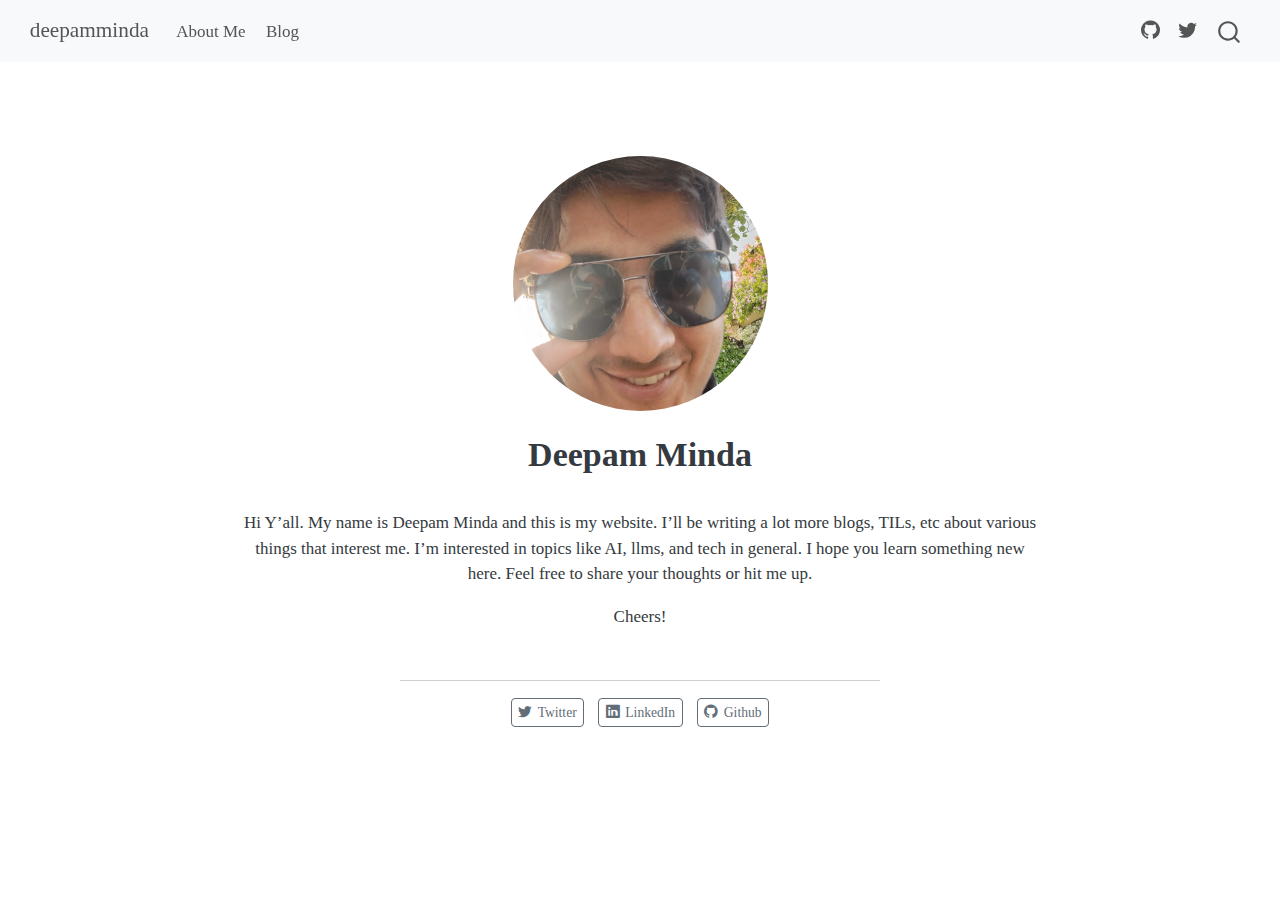
<file: docs/index.html>
<!DOCTYPE html>
<html xmlns="http://www.w3.org/1999/xhtml" lang="en" xml:lang="en"><head>

<meta charset="utf-8">
<meta name="generator" content="quarto-1.5.53">

<meta name="viewport" content="width=device-width, initial-scale=1.0, user-scalable=yes">


<title>Deepam Minda – deepamminda</title>
<style>
code{white-space: pre-wrap;}
span.smallcaps{font-variant: small-caps;}
div.columns{display: flex; gap: min(4vw, 1.5em);}
div.column{flex: auto; overflow-x: auto;}
div.hanging-indent{margin-left: 1.5em; text-indent: -1.5em;}
ul.task-list{list-style: none;}
ul.task-list li input[type="checkbox"] {
  width: 0.8em;
  margin: 0 0.8em 0.2em -1em; /* quarto-specific, see https://github.com/quarto-dev/quarto-cli/issues/4556 */ 
  vertical-align: middle;
}
</style>


<script src="site_libs/quarto-nav/quarto-nav.js"></script>
<script src="site_libs/quarto-nav/headroom.min.js"></script>
<script src="site_libs/clipboard/clipboard.min.js"></script>
<script src="site_libs/quarto-search/autocomplete.umd.js"></script>
<script src="site_libs/quarto-search/fuse.min.js"></script>
<script src="site_libs/quarto-search/quarto-search.js"></script>
<meta name="quarto:offset" content="./">
<script src="site_libs/quarto-html/quarto.js"></script>
<script src="site_libs/quarto-html/popper.min.js"></script>
<script src="site_libs/quarto-html/tippy.umd.min.js"></script>
<link href="site_libs/quarto-html/tippy.css" rel="stylesheet">
<link href="site_libs/quarto-html/quarto-syntax-highlighting.css" rel="stylesheet" id="quarto-text-highlighting-styles">
<script src="site_libs/bootstrap/bootstrap.min.js"></script>
<link href="site_libs/bootstrap/bootstrap-icons.css" rel="stylesheet">
<link href="site_libs/bootstrap/bootstrap.min.css" rel="stylesheet" id="quarto-bootstrap" data-mode="light">
<script id="quarto-search-options" type="application/json">{
  "location": "navbar",
  "copy-button": false,
  "collapse-after": 3,
  "panel-placement": "end",
  "type": "overlay",
  "limit": 50,
  "keyboard-shortcut": [
    "f",
    "/",
    "s"
  ],
  "show-item-context": false,
  "language": {
    "search-no-results-text": "No results",
    "search-matching-documents-text": "matching documents",
    "search-copy-link-title": "Copy link to search",
    "search-hide-matches-text": "Hide additional matches",
    "search-more-match-text": "more match in this document",
    "search-more-matches-text": "more matches in this document",
    "search-clear-button-title": "Clear",
    "search-text-placeholder": "",
    "search-detached-cancel-button-title": "Cancel",
    "search-submit-button-title": "Submit",
    "search-label": "Search"
  }
}</script>


<link rel="stylesheet" href="styles.css">
</head>

<body class="nav-fixed fullcontent">

<div id="quarto-search-results"></div>
  <header id="quarto-header" class="headroom fixed-top">
    <nav class="navbar navbar-expand-lg " data-bs-theme="dark">
      <div class="navbar-container container-fluid">
      <div class="navbar-brand-container mx-auto">
    <a class="navbar-brand" href="./index.html">
    <span class="navbar-title">deepamminda</span>
    </a>
  </div>
            <div id="quarto-search" class="" title="Search"></div>
          <button class="navbar-toggler" type="button" data-bs-toggle="collapse" data-bs-target="#navbarCollapse" aria-controls="navbarCollapse" role="menu" aria-expanded="false" aria-label="Toggle navigation" onclick="if (window.quartoToggleHeadroom) { window.quartoToggleHeadroom(); }">
  <span class="navbar-toggler-icon"></span>
</button>
          <div class="collapse navbar-collapse" id="navbarCollapse">
            <ul class="navbar-nav navbar-nav-scroll me-auto">
  <li class="nav-item">
    <a class="nav-link" href="./about.html"> 
<span class="menu-text">About Me</span></a>
  </li>  
  <li class="nav-item">
    <a class="nav-link" href="./blog.html"> 
<span class="menu-text">Blog</span></a>
  </li>  
</ul>
            <ul class="navbar-nav navbar-nav-scroll ms-auto">
  <li class="nav-item compact">
    <a class="nav-link" href="https://github.com/mindadeepam"> <i class="bi bi-github" role="img">
</i> 
<span class="menu-text"></span></a>
  </li>  
  <li class="nav-item compact">
    <a class="nav-link" href="https://twitter.com/mindadeepam"> <i class="bi bi-twitter" role="img">
</i> 
<span class="menu-text"></span></a>
  </li>  
</ul>
          </div> <!-- /navcollapse -->
            <div class="quarto-navbar-tools">
</div>
      </div> <!-- /container-fluid -->
    </nav>
</header>
<!-- content -->
<div id="quarto-content" class="quarto-container page-columns page-rows-contents page-layout-article page-navbar">
<!-- sidebar -->
<!-- margin-sidebar -->
    
<!-- main -->
<div class="quarto-about-jolla">
  <img src="profile.jpg" class="about-image
  round " style="height: 15em; width: 15em;">
 <header id="title-block-header" class="quarto-title-block default">
<div class="quarto-title">
<h1 class="title">Deepam Minda</h1>
</div>
<div class="quarto-title-meta">
  </div>
</header><main class="content" id="quarto-document-content">
<p>Hi Y’all. My name is Deepam Minda and this is my website. I’ll be writing a lot more blogs, TILs, etc about various things that interest me. I’m interested in topics like AI, llms, and tech in general. I hope you learn something new here. Feel free to share your thoughts or hit me up.</p>
<p>Cheers!</p>


</main> 
  <hr class="about-sep">
   <div class="about-links">
  <a href="https://x.com/mindadeepam" class="about-link" rel="" target="">
    <i class="bi bi-twitter"></i>
     <span class="about-link-text">Twitter</span>
  </a>
  <a href="https://www.linkedin.com/in/mindadeepam/" class="about-link" rel="" target="">
    <i class="bi bi-linkedin"></i>
     <span class="about-link-text">LinkedIn</span>
  </a>
  <a href="https://github.com/mindadeepam" class="about-link" rel="" target="">
    <i class="bi bi-github"></i>
     <span class="about-link-text">Github</span>
  </a>
</div>
</div>
 <!-- /main -->
<script id="quarto-html-after-body" type="application/javascript">
window.document.addEventListener("DOMContentLoaded", function (event) {
  const toggleBodyColorMode = (bsSheetEl) => {
    const mode = bsSheetEl.getAttribute("data-mode");
    const bodyEl = window.document.querySelector("body");
    if (mode === "dark") {
      bodyEl.classList.add("quarto-dark");
      bodyEl.classList.remove("quarto-light");
    } else {
      bodyEl.classList.add("quarto-light");
      bodyEl.classList.remove("quarto-dark");
    }
  }
  const toggleBodyColorPrimary = () => {
    const bsSheetEl = window.document.querySelector("link#quarto-bootstrap");
    if (bsSheetEl) {
      toggleBodyColorMode(bsSheetEl);
    }
  }
  toggleBodyColorPrimary();  
  const isCodeAnnotation = (el) => {
    for (const clz of el.classList) {
      if (clz.startsWith('code-annotation-')) {                     
        return true;
      }
    }
    return false;
  }
  const onCopySuccess = function(e) {
    // button target
    const button = e.trigger;
    // don't keep focus
    button.blur();
    // flash "checked"
    button.classList.add('code-copy-button-checked');
    var currentTitle = button.getAttribute("title");
    button.setAttribute("title", "Copied!");
    let tooltip;
    if (window.bootstrap) {
      button.setAttribute("data-bs-toggle", "tooltip");
      button.setAttribute("data-bs-placement", "left");
      button.setAttribute("data-bs-title", "Copied!");
      tooltip = new bootstrap.Tooltip(button, 
        { trigger: "manual", 
          customClass: "code-copy-button-tooltip",
          offset: [0, -8]});
      tooltip.show();    
    }
    setTimeout(function() {
      if (tooltip) {
        tooltip.hide();
        button.removeAttribute("data-bs-title");
        button.removeAttribute("data-bs-toggle");
        button.removeAttribute("data-bs-placement");
      }
      button.setAttribute("title", currentTitle);
      button.classList.remove('code-copy-button-checked');
    }, 1000);
    // clear code selection
    e.clearSelection();
  }
  const getTextToCopy = function(trigger) {
      const codeEl = trigger.previousElementSibling.cloneNode(true);
      for (const childEl of codeEl.children) {
        if (isCodeAnnotation(childEl)) {
          childEl.remove();
        }
      }
      return codeEl.innerText;
  }
  const clipboard = new window.ClipboardJS('.code-copy-button:not([data-in-quarto-modal])', {
    text: getTextToCopy
  });
  clipboard.on('success', onCopySuccess);
  if (window.document.getElementById('quarto-embedded-source-code-modal')) {
    // For code content inside modals, clipBoardJS needs to be initialized with a container option
    // TODO: Check when it could be a function (https://github.com/zenorocha/clipboard.js/issues/860)
    const clipboardModal = new window.ClipboardJS('.code-copy-button[data-in-quarto-modal]', {
      text: getTextToCopy,
      container: window.document.getElementById('quarto-embedded-source-code-modal')
    });
    clipboardModal.on('success', onCopySuccess);
  }
    var localhostRegex = new RegExp(/^(?:http|https):\/\/localhost\:?[0-9]*\//);
    var mailtoRegex = new RegExp(/^mailto:/);
      var filterRegex = new RegExp("https:\/\/www\.deepamminda\.com");
    var isInternal = (href) => {
        return filterRegex.test(href) || localhostRegex.test(href) || mailtoRegex.test(href);
    }
    // Inspect non-navigation links and adorn them if external
 	var links = window.document.querySelectorAll('a[href]:not(.nav-link):not(.navbar-brand):not(.toc-action):not(.sidebar-link):not(.sidebar-item-toggle):not(.pagination-link):not(.no-external):not([aria-hidden]):not(.dropdown-item):not(.quarto-navigation-tool):not(.about-link)');
    for (var i=0; i<links.length; i++) {
      const link = links[i];
      if (!isInternal(link.href)) {
        // undo the damage that might have been done by quarto-nav.js in the case of
        // links that we want to consider external
        if (link.dataset.originalHref !== undefined) {
          link.href = link.dataset.originalHref;
        }
      }
    }
  function tippyHover(el, contentFn, onTriggerFn, onUntriggerFn) {
    const config = {
      allowHTML: true,
      maxWidth: 500,
      delay: 100,
      arrow: false,
      appendTo: function(el) {
          return el.parentElement;
      },
      interactive: true,
      interactiveBorder: 10,
      theme: 'quarto',
      placement: 'bottom-start',
    };
    if (contentFn) {
      config.content = contentFn;
    }
    if (onTriggerFn) {
      config.onTrigger = onTriggerFn;
    }
    if (onUntriggerFn) {
      config.onUntrigger = onUntriggerFn;
    }
    window.tippy(el, config); 
  }
  const noterefs = window.document.querySelectorAll('a[role="doc-noteref"]');
  for (var i=0; i<noterefs.length; i++) {
    const ref = noterefs[i];
    tippyHover(ref, function() {
      // use id or data attribute instead here
      let href = ref.getAttribute('data-footnote-href') || ref.getAttribute('href');
      try { href = new URL(href).hash; } catch {}
      const id = href.replace(/^#\/?/, "");
      const note = window.document.getElementById(id);
      if (note) {
        return note.innerHTML;
      } else {
        return "";
      }
    });
  }
  const xrefs = window.document.querySelectorAll('a.quarto-xref');
  const processXRef = (id, note) => {
    // Strip column container classes
    const stripColumnClz = (el) => {
      el.classList.remove("page-full", "page-columns");
      if (el.children) {
        for (const child of el.children) {
          stripColumnClz(child);
        }
      }
    }
    stripColumnClz(note)
    if (id === null || id.startsWith('sec-')) {
      // Special case sections, only their first couple elements
      const container = document.createElement("div");
      if (note.children && note.children.length > 2) {
        container.appendChild(note.children[0].cloneNode(true));
        for (let i = 1; i < note.children.length; i++) {
          const child = note.children[i];
          if (child.tagName === "P" && child.innerText === "") {
            continue;
          } else {
            container.appendChild(child.cloneNode(true));
            break;
          }
        }
        if (window.Quarto?.typesetMath) {
          window.Quarto.typesetMath(container);
        }
        return container.innerHTML
      } else {
        if (window.Quarto?.typesetMath) {
          window.Quarto.typesetMath(note);
        }
        return note.innerHTML;
      }
    } else {
      // Remove any anchor links if they are present
      const anchorLink = note.querySelector('a.anchorjs-link');
      if (anchorLink) {
        anchorLink.remove();
      }
      if (window.Quarto?.typesetMath) {
        window.Quarto.typesetMath(note);
      }
      // TODO in 1.5, we should make sure this works without a callout special case
      if (note.classList.contains("callout")) {
        return note.outerHTML;
      } else {
        return note.innerHTML;
      }
    }
  }
  for (var i=0; i<xrefs.length; i++) {
    const xref = xrefs[i];
    tippyHover(xref, undefined, function(instance) {
      instance.disable();
      let url = xref.getAttribute('href');
      let hash = undefined; 
      if (url.startsWith('#')) {
        hash = url;
      } else {
        try { hash = new URL(url).hash; } catch {}
      }
      if (hash) {
        const id = hash.replace(/^#\/?/, "");
        const note = window.document.getElementById(id);
        if (note !== null) {
          try {
            const html = processXRef(id, note.cloneNode(true));
            instance.setContent(html);
          } finally {
            instance.enable();
            instance.show();
          }
        } else {
          // See if we can fetch this
          fetch(url.split('#')[0])
          .then(res => res.text())
          .then(html => {
            const parser = new DOMParser();
            const htmlDoc = parser.parseFromString(html, "text/html");
            const note = htmlDoc.getElementById(id);
            if (note !== null) {
              const html = processXRef(id, note);
              instance.setContent(html);
            } 
          }).finally(() => {
            instance.enable();
            instance.show();
          });
        }
      } else {
        // See if we can fetch a full url (with no hash to target)
        // This is a special case and we should probably do some content thinning / targeting
        fetch(url)
        .then(res => res.text())
        .then(html => {
          const parser = new DOMParser();
          const htmlDoc = parser.parseFromString(html, "text/html");
          const note = htmlDoc.querySelector('main.content');
          if (note !== null) {
            // This should only happen for chapter cross references
            // (since there is no id in the URL)
            // remove the first header
            if (note.children.length > 0 && note.children[0].tagName === "HEADER") {
              note.children[0].remove();
            }
            const html = processXRef(null, note);
            instance.setContent(html);
          } 
        }).finally(() => {
          instance.enable();
          instance.show();
        });
      }
    }, function(instance) {
    });
  }
      let selectedAnnoteEl;
      const selectorForAnnotation = ( cell, annotation) => {
        let cellAttr = 'data-code-cell="' + cell + '"';
        let lineAttr = 'data-code-annotation="' +  annotation + '"';
        const selector = 'span[' + cellAttr + '][' + lineAttr + ']';
        return selector;
      }
      const selectCodeLines = (annoteEl) => {
        const doc = window.document;
        const targetCell = annoteEl.getAttribute("data-target-cell");
        const targetAnnotation = annoteEl.getAttribute("data-target-annotation");
        const annoteSpan = window.document.querySelector(selectorForAnnotation(targetCell, targetAnnotation));
        const lines = annoteSpan.getAttribute("data-code-lines").split(",");
        const lineIds = lines.map((line) => {
          return targetCell + "-" + line;
        })
        let top = null;
        let height = null;
        let parent = null;
        if (lineIds.length > 0) {
            //compute the position of the single el (top and bottom and make a div)
            const el = window.document.getElementById(lineIds[0]);
            top = el.offsetTop;
            height = el.offsetHeight;
            parent = el.parentElement.parentElement;
          if (lineIds.length > 1) {
            const lastEl = window.document.getElementById(lineIds[lineIds.length - 1]);
            const bottom = lastEl.offsetTop + lastEl.offsetHeight;
            height = bottom - top;
          }
          if (top !== null && height !== null && parent !== null) {
            // cook up a div (if necessary) and position it 
            let div = window.document.getElementById("code-annotation-line-highlight");
            if (div === null) {
              div = window.document.createElement("div");
              div.setAttribute("id", "code-annotation-line-highlight");
              div.style.position = 'absolute';
              parent.appendChild(div);
            }
            div.style.top = top - 2 + "px";
            div.style.height = height + 4 + "px";
            div.style.left = 0;
            let gutterDiv = window.document.getElementById("code-annotation-line-highlight-gutter");
            if (gutterDiv === null) {
              gutterDiv = window.document.createElement("div");
              gutterDiv.setAttribute("id", "code-annotation-line-highlight-gutter");
              gutterDiv.style.position = 'absolute';
              const codeCell = window.document.getElementById(targetCell);
              const gutter = codeCell.querySelector('.code-annotation-gutter');
              gutter.appendChild(gutterDiv);
            }
            gutterDiv.style.top = top - 2 + "px";
            gutterDiv.style.height = height + 4 + "px";
          }
          selectedAnnoteEl = annoteEl;
        }
      };
      const unselectCodeLines = () => {
        const elementsIds = ["code-annotation-line-highlight", "code-annotation-line-highlight-gutter"];
        elementsIds.forEach((elId) => {
          const div = window.document.getElementById(elId);
          if (div) {
            div.remove();
          }
        });
        selectedAnnoteEl = undefined;
      };
        // Handle positioning of the toggle
    window.addEventListener(
      "resize",
      throttle(() => {
        elRect = undefined;
        if (selectedAnnoteEl) {
          selectCodeLines(selectedAnnoteEl);
        }
      }, 10)
    );
    function throttle(fn, ms) {
    let throttle = false;
    let timer;
      return (...args) => {
        if(!throttle) { // first call gets through
            fn.apply(this, args);
            throttle = true;
        } else { // all the others get throttled
            if(timer) clearTimeout(timer); // cancel #2
            timer = setTimeout(() => {
              fn.apply(this, args);
              timer = throttle = false;
            }, ms);
        }
      };
    }
      // Attach click handler to the DT
      const annoteDls = window.document.querySelectorAll('dt[data-target-cell]');
      for (const annoteDlNode of annoteDls) {
        annoteDlNode.addEventListener('click', (event) => {
          const clickedEl = event.target;
          if (clickedEl !== selectedAnnoteEl) {
            unselectCodeLines();
            const activeEl = window.document.querySelector('dt[data-target-cell].code-annotation-active');
            if (activeEl) {
              activeEl.classList.remove('code-annotation-active');
            }
            selectCodeLines(clickedEl);
            clickedEl.classList.add('code-annotation-active');
          } else {
            // Unselect the line
            unselectCodeLines();
            clickedEl.classList.remove('code-annotation-active');
          }
        });
      }
  const findCites = (el) => {
    const parentEl = el.parentElement;
    if (parentEl) {
      const cites = parentEl.dataset.cites;
      if (cites) {
        return {
          el,
          cites: cites.split(' ')
        };
      } else {
        return findCites(el.parentElement)
      }
    } else {
      return undefined;
    }
  };
  var bibliorefs = window.document.querySelectorAll('a[role="doc-biblioref"]');
  for (var i=0; i<bibliorefs.length; i++) {
    const ref = bibliorefs[i];
    const citeInfo = findCites(ref);
    if (citeInfo) {
      tippyHover(citeInfo.el, function() {
        var popup = window.document.createElement('div');
        citeInfo.cites.forEach(function(cite) {
          var citeDiv = window.document.createElement('div');
          citeDiv.classList.add('hanging-indent');
          citeDiv.classList.add('csl-entry');
          var biblioDiv = window.document.getElementById('ref-' + cite);
          if (biblioDiv) {
            citeDiv.innerHTML = biblioDiv.innerHTML;
          }
          popup.appendChild(citeDiv);
        });
        return popup.innerHTML;
      });
    }
  }
});
</script>
</div> <!-- /content -->




</body></html>
</file>
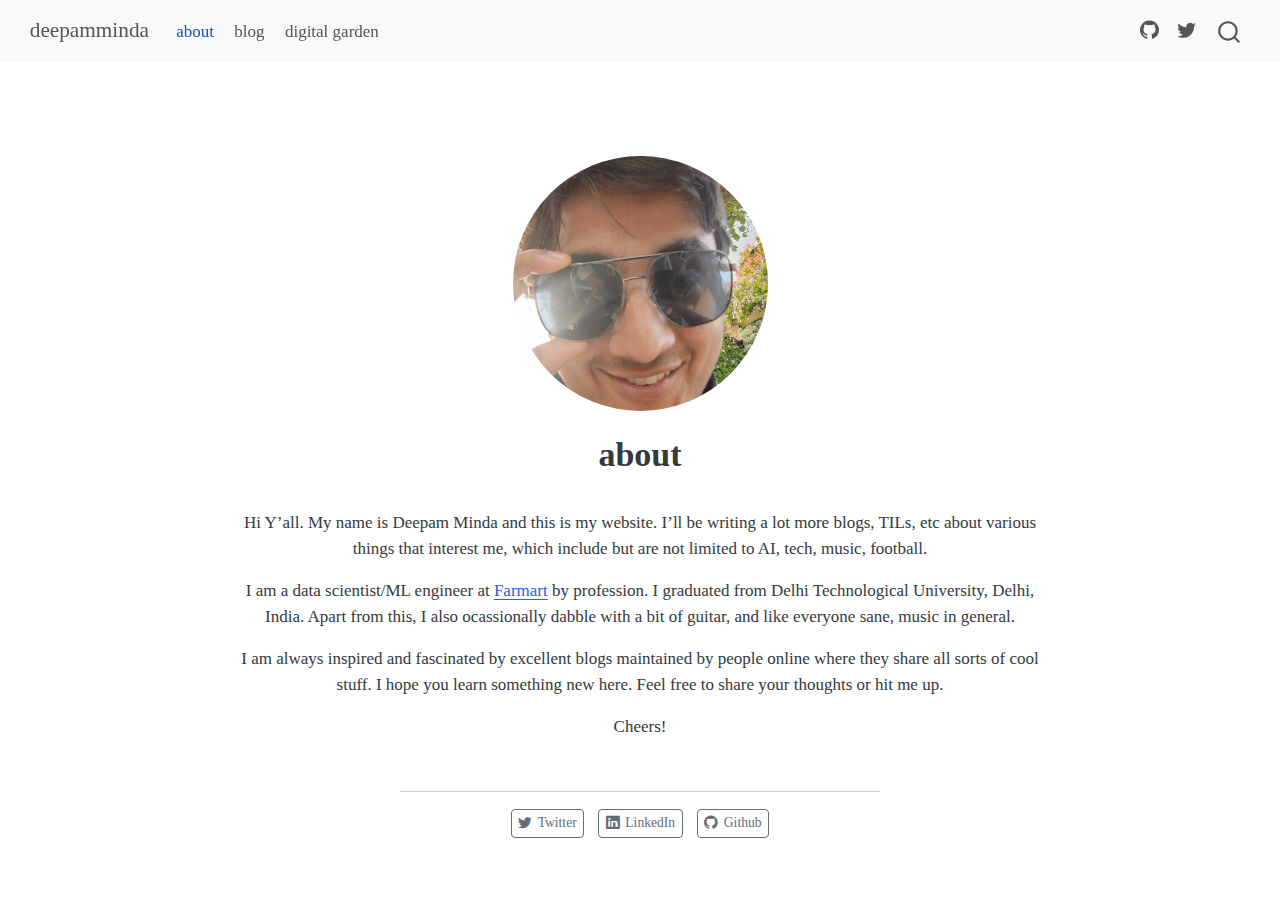
<file: docs/about.html>
<!DOCTYPE html>
<html xmlns="http://www.w3.org/1999/xhtml" lang="en" xml:lang="en"><head>

<meta charset="utf-8">
<meta name="generator" content="quarto-1.5.53">

<meta name="viewport" content="width=device-width, initial-scale=1.0, user-scalable=yes">


<title>about – deepamminda</title>
<style>
code{white-space: pre-wrap;}
span.smallcaps{font-variant: small-caps;}
div.columns{display: flex; gap: min(4vw, 1.5em);}
div.column{flex: auto; overflow-x: auto;}
div.hanging-indent{margin-left: 1.5em; text-indent: -1.5em;}
ul.task-list{list-style: none;}
ul.task-list li input[type="checkbox"] {
  width: 0.8em;
  margin: 0 0.8em 0.2em -1em; /* quarto-specific, see https://github.com/quarto-dev/quarto-cli/issues/4556 */ 
  vertical-align: middle;
}
</style>


<script src="site_libs/quarto-nav/quarto-nav.js"></script>
<script src="site_libs/quarto-nav/headroom.min.js"></script>
<script src="site_libs/clipboard/clipboard.min.js"></script>
<script src="site_libs/quarto-search/autocomplete.umd.js"></script>
<script src="site_libs/quarto-search/fuse.min.js"></script>
<script src="site_libs/quarto-search/quarto-search.js"></script>
<meta name="quarto:offset" content="./">
<script src="site_libs/quarto-html/quarto.js"></script>
<script src="site_libs/quarto-html/popper.min.js"></script>
<script src="site_libs/quarto-html/tippy.umd.min.js"></script>
<link href="site_libs/quarto-html/tippy.css" rel="stylesheet">
<link href="site_libs/quarto-html/quarto-syntax-highlighting.css" rel="stylesheet" id="quarto-text-highlighting-styles">
<script src="site_libs/bootstrap/bootstrap.min.js"></script>
<link href="site_libs/bootstrap/bootstrap-icons.css" rel="stylesheet">
<link href="site_libs/bootstrap/bootstrap.min.css" rel="stylesheet" id="quarto-bootstrap" data-mode="light">
<script id="quarto-search-options" type="application/json">{
  "location": "navbar",
  "copy-button": false,
  "collapse-after": 3,
  "panel-placement": "end",
  "type": "overlay",
  "limit": 50,
  "keyboard-shortcut": [
    "f",
    "/",
    "s"
  ],
  "show-item-context": false,
  "language": {
    "search-no-results-text": "No results",
    "search-matching-documents-text": "matching documents",
    "search-copy-link-title": "Copy link to search",
    "search-hide-matches-text": "Hide additional matches",
    "search-more-match-text": "more match in this document",
    "search-more-matches-text": "more matches in this document",
    "search-clear-button-title": "Clear",
    "search-text-placeholder": "",
    "search-detached-cancel-button-title": "Cancel",
    "search-submit-button-title": "Submit",
    "search-label": "Search"
  }
}</script>


<link rel="stylesheet" href="styles.css">
</head>

<body class="nav-fixed fullcontent">

<div id="quarto-search-results"></div>
  <header id="quarto-header" class="headroom fixed-top">
    <nav class="navbar navbar-expand-lg " data-bs-theme="dark">
      <div class="navbar-container container-fluid">
      <div class="navbar-brand-container mx-auto">
    <a class="navbar-brand" href="./index.html">
    <span class="navbar-title">deepamminda</span>
    </a>
  </div>
            <div id="quarto-search" class="" title="Search"></div>
          <button class="navbar-toggler" type="button" data-bs-toggle="collapse" data-bs-target="#navbarCollapse" aria-controls="navbarCollapse" role="menu" aria-expanded="false" aria-label="Toggle navigation" onclick="if (window.quartoToggleHeadroom) { window.quartoToggleHeadroom(); }">
  <span class="navbar-toggler-icon"></span>
</button>
          <div class="collapse navbar-collapse" id="navbarCollapse">
            <ul class="navbar-nav navbar-nav-scroll me-auto">
  <li class="nav-item">
    <a class="nav-link active" href="./about.html" aria-current="page"> 
<span class="menu-text">about</span></a>
  </li>  
  <li class="nav-item">
    <a class="nav-link" href="./blog.html"> 
<span class="menu-text">blog</span></a>
  </li>  
  <li class="nav-item">
    <a class="nav-link" href="./garden.html"> 
<span class="menu-text">digital garden</span></a>
  </li>  
</ul>
            <ul class="navbar-nav navbar-nav-scroll ms-auto">
  <li class="nav-item compact">
    <a class="nav-link" href="https://github.com/mindadeepam"> <i class="bi bi-github" role="img">
</i> 
<span class="menu-text"></span></a>
  </li>  
  <li class="nav-item compact">
    <a class="nav-link" href="https://twitter.com/mindadeepam"> <i class="bi bi-twitter" role="img">
</i> 
<span class="menu-text"></span></a>
  </li>  
</ul>
          </div> <!-- /navcollapse -->
            <div class="quarto-navbar-tools">
</div>
      </div> <!-- /container-fluid -->
    </nav>
</header>
<!-- content -->
<div id="quarto-content" class="quarto-container page-columns page-rows-contents page-layout-article page-navbar">
<!-- sidebar -->
<!-- margin-sidebar -->
    
<!-- main -->
<div class="quarto-about-jolla">
  <img src="profile.jpg" class="about-image
  round " style="height: 15em; width: 15em;">
 <header id="title-block-header" class="quarto-title-block default">
<div class="quarto-title">
<h1 class="title">about</h1>
</div>
<div class="quarto-title-meta">
  </div>
</header><main class="content" id="quarto-document-content">
<p>Hi Y’all. My name is Deepam Minda and this is my website. I’ll be writing a lot more blogs, TILs, etc about various things that interest me, which include but are not limited to AI, tech, music, football.</p>
<p>I am a data scientist/ML engineer at <a href="https://www.farmart.co/">Farmart</a> by profession. I graduated from Delhi Technological University, Delhi, India. Apart from this, I also ocassionally dabble with a bit of guitar, and like everyone sane, music in general.</p>
<p>I am always inspired and fascinated by excellent blogs maintained by people online where they share all sorts of cool stuff. I hope you learn something new here. Feel free to share your thoughts or hit me up.</p>
<p>Cheers!</p>


</main> 
  <hr class="about-sep">
   <div class="about-links">
  <a href="https://x.com/mindadeepam" class="about-link" rel="" target="">
    <i class="bi bi-twitter"></i>
     <span class="about-link-text">Twitter</span>
  </a>
  <a href="https://www.linkedin.com/in/mindadeepam/" class="about-link" rel="" target="">
    <i class="bi bi-linkedin"></i>
     <span class="about-link-text">LinkedIn</span>
  </a>
  <a href="https://github.com/mindadeepam" class="about-link" rel="" target="">
    <i class="bi bi-github"></i>
     <span class="about-link-text">Github</span>
  </a>
</div>
</div>
 <!-- /main -->
<script id="quarto-html-after-body" type="application/javascript">
window.document.addEventListener("DOMContentLoaded", function (event) {
  const toggleBodyColorMode = (bsSheetEl) => {
    const mode = bsSheetEl.getAttribute("data-mode");
    const bodyEl = window.document.querySelector("body");
    if (mode === "dark") {
      bodyEl.classList.add("quarto-dark");
      bodyEl.classList.remove("quarto-light");
    } else {
      bodyEl.classList.add("quarto-light");
      bodyEl.classList.remove("quarto-dark");
    }
  }
  const toggleBodyColorPrimary = () => {
    const bsSheetEl = window.document.querySelector("link#quarto-bootstrap");
    if (bsSheetEl) {
      toggleBodyColorMode(bsSheetEl);
    }
  }
  toggleBodyColorPrimary();  
  const isCodeAnnotation = (el) => {
    for (const clz of el.classList) {
      if (clz.startsWith('code-annotation-')) {                     
        return true;
      }
    }
    return false;
  }
  const onCopySuccess = function(e) {
    // button target
    const button = e.trigger;
    // don't keep focus
    button.blur();
    // flash "checked"
    button.classList.add('code-copy-button-checked');
    var currentTitle = button.getAttribute("title");
    button.setAttribute("title", "Copied!");
    let tooltip;
    if (window.bootstrap) {
      button.setAttribute("data-bs-toggle", "tooltip");
      button.setAttribute("data-bs-placement", "left");
      button.setAttribute("data-bs-title", "Copied!");
      tooltip = new bootstrap.Tooltip(button, 
        { trigger: "manual", 
          customClass: "code-copy-button-tooltip",
          offset: [0, -8]});
      tooltip.show();    
    }
    setTimeout(function() {
      if (tooltip) {
        tooltip.hide();
        button.removeAttribute("data-bs-title");
        button.removeAttribute("data-bs-toggle");
        button.removeAttribute("data-bs-placement");
      }
      button.setAttribute("title", currentTitle);
      button.classList.remove('code-copy-button-checked');
    }, 1000);
    // clear code selection
    e.clearSelection();
  }
  const getTextToCopy = function(trigger) {
      const codeEl = trigger.previousElementSibling.cloneNode(true);
      for (const childEl of codeEl.children) {
        if (isCodeAnnotation(childEl)) {
          childEl.remove();
        }
      }
      return codeEl.innerText;
  }
  const clipboard = new window.ClipboardJS('.code-copy-button:not([data-in-quarto-modal])', {
    text: getTextToCopy
  });
  clipboard.on('success', onCopySuccess);
  if (window.document.getElementById('quarto-embedded-source-code-modal')) {
    // For code content inside modals, clipBoardJS needs to be initialized with a container option
    // TODO: Check when it could be a function (https://github.com/zenorocha/clipboard.js/issues/860)
    const clipboardModal = new window.ClipboardJS('.code-copy-button[data-in-quarto-modal]', {
      text: getTextToCopy,
      container: window.document.getElementById('quarto-embedded-source-code-modal')
    });
    clipboardModal.on('success', onCopySuccess);
  }
    var localhostRegex = new RegExp(/^(?:http|https):\/\/localhost\:?[0-9]*\//);
    var mailtoRegex = new RegExp(/^mailto:/);
      var filterRegex = new RegExp("https:\/\/mindadeepam\.github\.io");
    var isInternal = (href) => {
        return filterRegex.test(href) || localhostRegex.test(href) || mailtoRegex.test(href);
    }
    // Inspect non-navigation links and adorn them if external
 	var links = window.document.querySelectorAll('a[href]:not(.nav-link):not(.navbar-brand):not(.toc-action):not(.sidebar-link):not(.sidebar-item-toggle):not(.pagination-link):not(.no-external):not([aria-hidden]):not(.dropdown-item):not(.quarto-navigation-tool):not(.about-link)');
    for (var i=0; i<links.length; i++) {
      const link = links[i];
      if (!isInternal(link.href)) {
        // undo the damage that might have been done by quarto-nav.js in the case of
        // links that we want to consider external
        if (link.dataset.originalHref !== undefined) {
          link.href = link.dataset.originalHref;
        }
      }
    }
  function tippyHover(el, contentFn, onTriggerFn, onUntriggerFn) {
    const config = {
      allowHTML: true,
      maxWidth: 500,
      delay: 100,
      arrow: false,
      appendTo: function(el) {
          return el.parentElement;
      },
      interactive: true,
      interactiveBorder: 10,
      theme: 'quarto',
      placement: 'bottom-start',
    };
    if (contentFn) {
      config.content = contentFn;
    }
    if (onTriggerFn) {
      config.onTrigger = onTriggerFn;
    }
    if (onUntriggerFn) {
      config.onUntrigger = onUntriggerFn;
    }
    window.tippy(el, config); 
  }
  const noterefs = window.document.querySelectorAll('a[role="doc-noteref"]');
  for (var i=0; i<noterefs.length; i++) {
    const ref = noterefs[i];
    tippyHover(ref, function() {
      // use id or data attribute instead here
      let href = ref.getAttribute('data-footnote-href') || ref.getAttribute('href');
      try { href = new URL(href).hash; } catch {}
      const id = href.replace(/^#\/?/, "");
      const note = window.document.getElementById(id);
      if (note) {
        return note.innerHTML;
      } else {
        return "";
      }
    });
  }
  const xrefs = window.document.querySelectorAll('a.quarto-xref');
  const processXRef = (id, note) => {
    // Strip column container classes
    const stripColumnClz = (el) => {
      el.classList.remove("page-full", "page-columns");
      if (el.children) {
        for (const child of el.children) {
          stripColumnClz(child);
        }
      }
    }
    stripColumnClz(note)
    if (id === null || id.startsWith('sec-')) {
      // Special case sections, only their first couple elements
      const container = document.createElement("div");
      if (note.children && note.children.length > 2) {
        container.appendChild(note.children[0].cloneNode(true));
        for (let i = 1; i < note.children.length; i++) {
          const child = note.children[i];
          if (child.tagName === "P" && child.innerText === "") {
            continue;
          } else {
            container.appendChild(child.cloneNode(true));
            break;
          }
        }
        if (window.Quarto?.typesetMath) {
          window.Quarto.typesetMath(container);
        }
        return container.innerHTML
      } else {
        if (window.Quarto?.typesetMath) {
          window.Quarto.typesetMath(note);
        }
        return note.innerHTML;
      }
    } else {
      // Remove any anchor links if they are present
      const anchorLink = note.querySelector('a.anchorjs-link');
      if (anchorLink) {
        anchorLink.remove();
      }
      if (window.Quarto?.typesetMath) {
        window.Quarto.typesetMath(note);
      }
      // TODO in 1.5, we should make sure this works without a callout special case
      if (note.classList.contains("callout")) {
        return note.outerHTML;
      } else {
        return note.innerHTML;
      }
    }
  }
  for (var i=0; i<xrefs.length; i++) {
    const xref = xrefs[i];
    tippyHover(xref, undefined, function(instance) {
      instance.disable();
      let url = xref.getAttribute('href');
      let hash = undefined; 
      if (url.startsWith('#')) {
        hash = url;
      } else {
        try { hash = new URL(url).hash; } catch {}
      }
      if (hash) {
        const id = hash.replace(/^#\/?/, "");
        const note = window.document.getElementById(id);
        if (note !== null) {
          try {
            const html = processXRef(id, note.cloneNode(true));
            instance.setContent(html);
          } finally {
            instance.enable();
            instance.show();
          }
        } else {
          // See if we can fetch this
          fetch(url.split('#')[0])
          .then(res => res.text())
          .then(html => {
            const parser = new DOMParser();
            const htmlDoc = parser.parseFromString(html, "text/html");
            const note = htmlDoc.getElementById(id);
            if (note !== null) {
              const html = processXRef(id, note);
              instance.setContent(html);
            } 
          }).finally(() => {
            instance.enable();
            instance.show();
          });
        }
      } else {
        // See if we can fetch a full url (with no hash to target)
        // This is a special case and we should probably do some content thinning / targeting
        fetch(url)
        .then(res => res.text())
        .then(html => {
          const parser = new DOMParser();
          const htmlDoc = parser.parseFromString(html, "text/html");
          const note = htmlDoc.querySelector('main.content');
          if (note !== null) {
            // This should only happen for chapter cross references
            // (since there is no id in the URL)
            // remove the first header
            if (note.children.length > 0 && note.children[0].tagName === "HEADER") {
              note.children[0].remove();
            }
            const html = processXRef(null, note);
            instance.setContent(html);
          } 
        }).finally(() => {
          instance.enable();
          instance.show();
        });
      }
    }, function(instance) {
    });
  }
      let selectedAnnoteEl;
      const selectorForAnnotation = ( cell, annotation) => {
        let cellAttr = 'data-code-cell="' + cell + '"';
        let lineAttr = 'data-code-annotation="' +  annotation + '"';
        const selector = 'span[' + cellAttr + '][' + lineAttr + ']';
        return selector;
      }
      const selectCodeLines = (annoteEl) => {
        const doc = window.document;
        const targetCell = annoteEl.getAttribute("data-target-cell");
        const targetAnnotation = annoteEl.getAttribute("data-target-annotation");
        const annoteSpan = window.document.querySelector(selectorForAnnotation(targetCell, targetAnnotation));
        const lines = annoteSpan.getAttribute("data-code-lines").split(",");
        const lineIds = lines.map((line) => {
          return targetCell + "-" + line;
        })
        let top = null;
        let height = null;
        let parent = null;
        if (lineIds.length > 0) {
            //compute the position of the single el (top and bottom and make a div)
            const el = window.document.getElementById(lineIds[0]);
            top = el.offsetTop;
            height = el.offsetHeight;
            parent = el.parentElement.parentElement;
          if (lineIds.length > 1) {
            const lastEl = window.document.getElementById(lineIds[lineIds.length - 1]);
            const bottom = lastEl.offsetTop + lastEl.offsetHeight;
            height = bottom - top;
          }
          if (top !== null && height !== null && parent !== null) {
            // cook up a div (if necessary) and position it 
            let div = window.document.getElementById("code-annotation-line-highlight");
            if (div === null) {
              div = window.document.createElement("div");
              div.setAttribute("id", "code-annotation-line-highlight");
              div.style.position = 'absolute';
              parent.appendChild(div);
            }
            div.style.top = top - 2 + "px";
            div.style.height = height + 4 + "px";
            div.style.left = 0;
            let gutterDiv = window.document.getElementById("code-annotation-line-highlight-gutter");
            if (gutterDiv === null) {
              gutterDiv = window.document.createElement("div");
              gutterDiv.setAttribute("id", "code-annotation-line-highlight-gutter");
              gutterDiv.style.position = 'absolute';
              const codeCell = window.document.getElementById(targetCell);
              const gutter = codeCell.querySelector('.code-annotation-gutter');
              gutter.appendChild(gutterDiv);
            }
            gutterDiv.style.top = top - 2 + "px";
            gutterDiv.style.height = height + 4 + "px";
          }
          selectedAnnoteEl = annoteEl;
        }
      };
      const unselectCodeLines = () => {
        const elementsIds = ["code-annotation-line-highlight", "code-annotation-line-highlight-gutter"];
        elementsIds.forEach((elId) => {
          const div = window.document.getElementById(elId);
          if (div) {
            div.remove();
          }
        });
        selectedAnnoteEl = undefined;
      };
        // Handle positioning of the toggle
    window.addEventListener(
      "resize",
      throttle(() => {
        elRect = undefined;
        if (selectedAnnoteEl) {
          selectCodeLines(selectedAnnoteEl);
        }
      }, 10)
    );
    function throttle(fn, ms) {
    let throttle = false;
    let timer;
      return (...args) => {
        if(!throttle) { // first call gets through
            fn.apply(this, args);
            throttle = true;
        } else { // all the others get throttled
            if(timer) clearTimeout(timer); // cancel #2
            timer = setTimeout(() => {
              fn.apply(this, args);
              timer = throttle = false;
            }, ms);
        }
      };
    }
      // Attach click handler to the DT
      const annoteDls = window.document.querySelectorAll('dt[data-target-cell]');
      for (const annoteDlNode of annoteDls) {
        annoteDlNode.addEventListener('click', (event) => {
          const clickedEl = event.target;
          if (clickedEl !== selectedAnnoteEl) {
            unselectCodeLines();
            const activeEl = window.document.querySelector('dt[data-target-cell].code-annotation-active');
            if (activeEl) {
              activeEl.classList.remove('code-annotation-active');
            }
            selectCodeLines(clickedEl);
            clickedEl.classList.add('code-annotation-active');
          } else {
            // Unselect the line
            unselectCodeLines();
            clickedEl.classList.remove('code-annotation-active');
          }
        });
      }
  const findCites = (el) => {
    const parentEl = el.parentElement;
    if (parentEl) {
      const cites = parentEl.dataset.cites;
      if (cites) {
        return {
          el,
          cites: cites.split(' ')
        };
      } else {
        return findCites(el.parentElement)
      }
    } else {
      return undefined;
    }
  };
  var bibliorefs = window.document.querySelectorAll('a[role="doc-biblioref"]');
  for (var i=0; i<bibliorefs.length; i++) {
    const ref = bibliorefs[i];
    const citeInfo = findCites(ref);
    if (citeInfo) {
      tippyHover(citeInfo.el, function() {
        var popup = window.document.createElement('div');
        citeInfo.cites.forEach(function(cite) {
          var citeDiv = window.document.createElement('div');
          citeDiv.classList.add('hanging-indent');
          citeDiv.classList.add('csl-entry');
          var biblioDiv = window.document.getElementById('ref-' + cite);
          if (biblioDiv) {
            citeDiv.innerHTML = biblioDiv.innerHTML;
          }
          popup.appendChild(citeDiv);
        });
        return popup.innerHTML;
      });
    }
  }
});
</script>
</div> <!-- /content -->




</body></html>
</file>
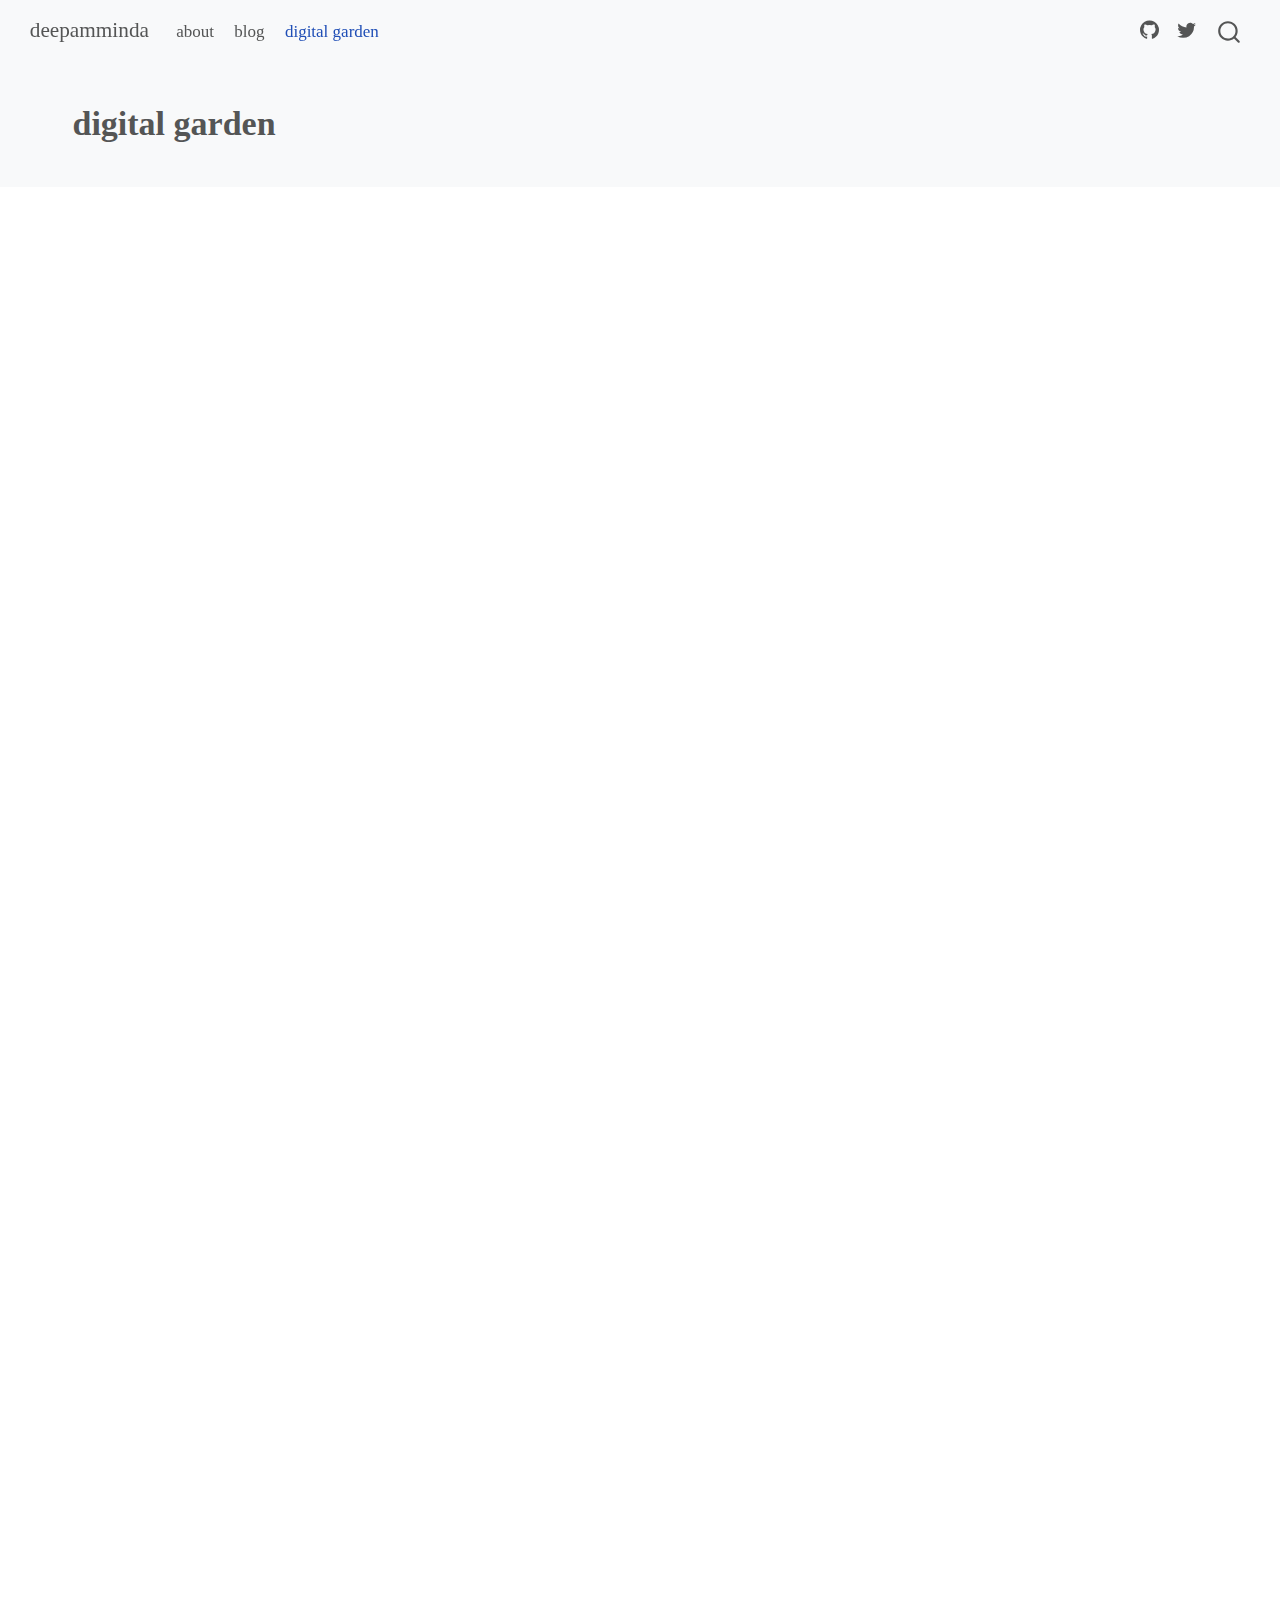
<file: docs/garden.html>
<!DOCTYPE html>
<html xmlns="http://www.w3.org/1999/xhtml" lang="en" xml:lang="en"><head>

<meta charset="utf-8">
<meta name="generator" content="quarto-1.5.53">

<meta name="viewport" content="width=device-width, initial-scale=1.0, user-scalable=yes">


<title>digital garden – deepamminda</title>
<style>
code{white-space: pre-wrap;}
span.smallcaps{font-variant: small-caps;}
div.columns{display: flex; gap: min(4vw, 1.5em);}
div.column{flex: auto; overflow-x: auto;}
div.hanging-indent{margin-left: 1.5em; text-indent: -1.5em;}
ul.task-list{list-style: none;}
ul.task-list li input[type="checkbox"] {
  width: 0.8em;
  margin: 0 0.8em 0.2em -1em; /* quarto-specific, see https://github.com/quarto-dev/quarto-cli/issues/4556 */ 
  vertical-align: middle;
}
</style>


<script src="site_libs/quarto-nav/quarto-nav.js"></script>
<script src="site_libs/quarto-nav/headroom.min.js"></script>
<script src="site_libs/clipboard/clipboard.min.js"></script>
<script src="site_libs/quarto-search/autocomplete.umd.js"></script>
<script src="site_libs/quarto-search/fuse.min.js"></script>
<script src="site_libs/quarto-search/quarto-search.js"></script>
<meta name="quarto:offset" content="./">
<script src="site_libs/quarto-html/quarto.js"></script>
<script src="site_libs/quarto-html/popper.min.js"></script>
<script src="site_libs/quarto-html/tippy.umd.min.js"></script>
<script src="site_libs/quarto-html/anchor.min.js"></script>
<link href="site_libs/quarto-html/tippy.css" rel="stylesheet">
<link href="site_libs/quarto-html/quarto-syntax-highlighting.css" rel="stylesheet" id="quarto-text-highlighting-styles">
<script src="site_libs/bootstrap/bootstrap.min.js"></script>
<link href="site_libs/bootstrap/bootstrap-icons.css" rel="stylesheet">
<link href="site_libs/bootstrap/bootstrap.min.css" rel="stylesheet" id="quarto-bootstrap" data-mode="light">
<script id="quarto-search-options" type="application/json">{
  "location": "navbar",
  "copy-button": false,
  "collapse-after": 3,
  "panel-placement": "end",
  "type": "overlay",
  "limit": 50,
  "keyboard-shortcut": [
    "f",
    "/",
    "s"
  ],
  "show-item-context": false,
  "language": {
    "search-no-results-text": "No results",
    "search-matching-documents-text": "matching documents",
    "search-copy-link-title": "Copy link to search",
    "search-hide-matches-text": "Hide additional matches",
    "search-more-match-text": "more match in this document",
    "search-more-matches-text": "more matches in this document",
    "search-clear-button-title": "Clear",
    "search-text-placeholder": "",
    "search-detached-cancel-button-title": "Cancel",
    "search-submit-button-title": "Submit",
    "search-label": "Search"
  }
}</script>


<link rel="stylesheet" href="styles.css">
</head>

<body class="nav-fixed">

<div id="quarto-search-results"></div>
  <header id="quarto-header" class="headroom fixed-top quarto-banner">
    <nav class="navbar navbar-expand-lg " data-bs-theme="dark">
      <div class="navbar-container container-fluid">
      <div class="navbar-brand-container mx-auto">
    <a class="navbar-brand" href="./index.html">
    <span class="navbar-title">deepamminda</span>
    </a>
  </div>
            <div id="quarto-search" class="" title="Search"></div>
          <button class="navbar-toggler" type="button" data-bs-toggle="collapse" data-bs-target="#navbarCollapse" aria-controls="navbarCollapse" role="menu" aria-expanded="false" aria-label="Toggle navigation" onclick="if (window.quartoToggleHeadroom) { window.quartoToggleHeadroom(); }">
  <span class="navbar-toggler-icon"></span>
</button>
          <div class="collapse navbar-collapse" id="navbarCollapse">
            <ul class="navbar-nav navbar-nav-scroll me-auto">
  <li class="nav-item">
    <a class="nav-link" href="./about.html"> 
<span class="menu-text">about</span></a>
  </li>  
  <li class="nav-item">
    <a class="nav-link" href="./blog.html"> 
<span class="menu-text">blog</span></a>
  </li>  
  <li class="nav-item">
    <a class="nav-link active" href="./garden.html" aria-current="page"> 
<span class="menu-text">digital garden</span></a>
  </li>  
</ul>
            <ul class="navbar-nav navbar-nav-scroll ms-auto">
  <li class="nav-item compact">
    <a class="nav-link" href="https://github.com/mindadeepam"> <i class="bi bi-github" role="img">
</i> 
<span class="menu-text"></span></a>
  </li>  
  <li class="nav-item compact">
    <a class="nav-link" href="https://twitter.com/mindadeepam"> <i class="bi bi-twitter" role="img">
</i> 
<span class="menu-text"></span></a>
  </li>  
</ul>
          </div> <!-- /navcollapse -->
            <div class="quarto-navbar-tools">
</div>
      </div> <!-- /container-fluid -->
    </nav>
</header>
<!-- content -->
<header id="title-block-header" class="quarto-title-block default page-columns page-full">
  <div class="quarto-title-banner page-columns page-full">
    <div class="quarto-title column-page">
      <h1 class="title">digital garden</h1>
                      </div>
  </div>
    
  
  <div class="quarto-title-meta column-page">

      
    
      
    </div>
    
  
  </header><div id="quarto-content" class="quarto-container page-columns page-rows-contents page-layout-full page-navbar">
<!-- sidebar -->
<!-- margin-sidebar -->
    
<!-- main -->
<main class="content quarto-banner-title-block column-page" id="quarto-document-content">





<iframe src="https://docs.google.com/document/d/1K3ImqbTGLkX_ksj2T8Pev3O9kHk9-xU39ZsFcMnEMpE/pub?embedded=true" width="800" height="2000">
</iframe>



</main> <!-- /main -->
<script id="quarto-html-after-body" type="application/javascript">
window.document.addEventListener("DOMContentLoaded", function (event) {
  const toggleBodyColorMode = (bsSheetEl) => {
    const mode = bsSheetEl.getAttribute("data-mode");
    const bodyEl = window.document.querySelector("body");
    if (mode === "dark") {
      bodyEl.classList.add("quarto-dark");
      bodyEl.classList.remove("quarto-light");
    } else {
      bodyEl.classList.add("quarto-light");
      bodyEl.classList.remove("quarto-dark");
    }
  }
  const toggleBodyColorPrimary = () => {
    const bsSheetEl = window.document.querySelector("link#quarto-bootstrap");
    if (bsSheetEl) {
      toggleBodyColorMode(bsSheetEl);
    }
  }
  toggleBodyColorPrimary();  
  const icon = "";
  const anchorJS = new window.AnchorJS();
  anchorJS.options = {
    placement: 'right',
    icon: icon
  };
  anchorJS.add('.anchored');
  const isCodeAnnotation = (el) => {
    for (const clz of el.classList) {
      if (clz.startsWith('code-annotation-')) {                     
        return true;
      }
    }
    return false;
  }
  const onCopySuccess = function(e) {
    // button target
    const button = e.trigger;
    // don't keep focus
    button.blur();
    // flash "checked"
    button.classList.add('code-copy-button-checked');
    var currentTitle = button.getAttribute("title");
    button.setAttribute("title", "Copied!");
    let tooltip;
    if (window.bootstrap) {
      button.setAttribute("data-bs-toggle", "tooltip");
      button.setAttribute("data-bs-placement", "left");
      button.setAttribute("data-bs-title", "Copied!");
      tooltip = new bootstrap.Tooltip(button, 
        { trigger: "manual", 
          customClass: "code-copy-button-tooltip",
          offset: [0, -8]});
      tooltip.show();    
    }
    setTimeout(function() {
      if (tooltip) {
        tooltip.hide();
        button.removeAttribute("data-bs-title");
        button.removeAttribute("data-bs-toggle");
        button.removeAttribute("data-bs-placement");
      }
      button.setAttribute("title", currentTitle);
      button.classList.remove('code-copy-button-checked');
    }, 1000);
    // clear code selection
    e.clearSelection();
  }
  const getTextToCopy = function(trigger) {
      const codeEl = trigger.previousElementSibling.cloneNode(true);
      for (const childEl of codeEl.children) {
        if (isCodeAnnotation(childEl)) {
          childEl.remove();
        }
      }
      return codeEl.innerText;
  }
  const clipboard = new window.ClipboardJS('.code-copy-button:not([data-in-quarto-modal])', {
    text: getTextToCopy
  });
  clipboard.on('success', onCopySuccess);
  if (window.document.getElementById('quarto-embedded-source-code-modal')) {
    // For code content inside modals, clipBoardJS needs to be initialized with a container option
    // TODO: Check when it could be a function (https://github.com/zenorocha/clipboard.js/issues/860)
    const clipboardModal = new window.ClipboardJS('.code-copy-button[data-in-quarto-modal]', {
      text: getTextToCopy,
      container: window.document.getElementById('quarto-embedded-source-code-modal')
    });
    clipboardModal.on('success', onCopySuccess);
  }
    var localhostRegex = new RegExp(/^(?:http|https):\/\/localhost\:?[0-9]*\//);
    var mailtoRegex = new RegExp(/^mailto:/);
      var filterRegex = new RegExp("https:\/\/mindadeepam\.github\.io");
    var isInternal = (href) => {
        return filterRegex.test(href) || localhostRegex.test(href) || mailtoRegex.test(href);
    }
    // Inspect non-navigation links and adorn them if external
 	var links = window.document.querySelectorAll('a[href]:not(.nav-link):not(.navbar-brand):not(.toc-action):not(.sidebar-link):not(.sidebar-item-toggle):not(.pagination-link):not(.no-external):not([aria-hidden]):not(.dropdown-item):not(.quarto-navigation-tool):not(.about-link)');
    for (var i=0; i<links.length; i++) {
      const link = links[i];
      if (!isInternal(link.href)) {
        // undo the damage that might have been done by quarto-nav.js in the case of
        // links that we want to consider external
        if (link.dataset.originalHref !== undefined) {
          link.href = link.dataset.originalHref;
        }
      }
    }
  function tippyHover(el, contentFn, onTriggerFn, onUntriggerFn) {
    const config = {
      allowHTML: true,
      maxWidth: 500,
      delay: 100,
      arrow: false,
      appendTo: function(el) {
          return el.parentElement;
      },
      interactive: true,
      interactiveBorder: 10,
      theme: 'quarto',
      placement: 'bottom-start',
    };
    if (contentFn) {
      config.content = contentFn;
    }
    if (onTriggerFn) {
      config.onTrigger = onTriggerFn;
    }
    if (onUntriggerFn) {
      config.onUntrigger = onUntriggerFn;
    }
    window.tippy(el, config); 
  }
  const noterefs = window.document.querySelectorAll('a[role="doc-noteref"]');
  for (var i=0; i<noterefs.length; i++) {
    const ref = noterefs[i];
    tippyHover(ref, function() {
      // use id or data attribute instead here
      let href = ref.getAttribute('data-footnote-href') || ref.getAttribute('href');
      try { href = new URL(href).hash; } catch {}
      const id = href.replace(/^#\/?/, "");
      const note = window.document.getElementById(id);
      if (note) {
        return note.innerHTML;
      } else {
        return "";
      }
    });
  }
  const xrefs = window.document.querySelectorAll('a.quarto-xref');
  const processXRef = (id, note) => {
    // Strip column container classes
    const stripColumnClz = (el) => {
      el.classList.remove("page-full", "page-columns");
      if (el.children) {
        for (const child of el.children) {
          stripColumnClz(child);
        }
      }
    }
    stripColumnClz(note)
    if (id === null || id.startsWith('sec-')) {
      // Special case sections, only their first couple elements
      const container = document.createElement("div");
      if (note.children && note.children.length > 2) {
        container.appendChild(note.children[0].cloneNode(true));
        for (let i = 1; i < note.children.length; i++) {
          const child = note.children[i];
          if (child.tagName === "P" && child.innerText === "") {
            continue;
          } else {
            container.appendChild(child.cloneNode(true));
            break;
          }
        }
        if (window.Quarto?.typesetMath) {
          window.Quarto.typesetMath(container);
        }
        return container.innerHTML
      } else {
        if (window.Quarto?.typesetMath) {
          window.Quarto.typesetMath(note);
        }
        return note.innerHTML;
      }
    } else {
      // Remove any anchor links if they are present
      const anchorLink = note.querySelector('a.anchorjs-link');
      if (anchorLink) {
        anchorLink.remove();
      }
      if (window.Quarto?.typesetMath) {
        window.Quarto.typesetMath(note);
      }
      // TODO in 1.5, we should make sure this works without a callout special case
      if (note.classList.contains("callout")) {
        return note.outerHTML;
      } else {
        return note.innerHTML;
      }
    }
  }
  for (var i=0; i<xrefs.length; i++) {
    const xref = xrefs[i];
    tippyHover(xref, undefined, function(instance) {
      instance.disable();
      let url = xref.getAttribute('href');
      let hash = undefined; 
      if (url.startsWith('#')) {
        hash = url;
      } else {
        try { hash = new URL(url).hash; } catch {}
      }
      if (hash) {
        const id = hash.replace(/^#\/?/, "");
        const note = window.document.getElementById(id);
        if (note !== null) {
          try {
            const html = processXRef(id, note.cloneNode(true));
            instance.setContent(html);
          } finally {
            instance.enable();
            instance.show();
          }
        } else {
          // See if we can fetch this
          fetch(url.split('#')[0])
          .then(res => res.text())
          .then(html => {
            const parser = new DOMParser();
            const htmlDoc = parser.parseFromString(html, "text/html");
            const note = htmlDoc.getElementById(id);
            if (note !== null) {
              const html = processXRef(id, note);
              instance.setContent(html);
            } 
          }).finally(() => {
            instance.enable();
            instance.show();
          });
        }
      } else {
        // See if we can fetch a full url (with no hash to target)
        // This is a special case and we should probably do some content thinning / targeting
        fetch(url)
        .then(res => res.text())
        .then(html => {
          const parser = new DOMParser();
          const htmlDoc = parser.parseFromString(html, "text/html");
          const note = htmlDoc.querySelector('main.content');
          if (note !== null) {
            // This should only happen for chapter cross references
            // (since there is no id in the URL)
            // remove the first header
            if (note.children.length > 0 && note.children[0].tagName === "HEADER") {
              note.children[0].remove();
            }
            const html = processXRef(null, note);
            instance.setContent(html);
          } 
        }).finally(() => {
          instance.enable();
          instance.show();
        });
      }
    }, function(instance) {
    });
  }
      let selectedAnnoteEl;
      const selectorForAnnotation = ( cell, annotation) => {
        let cellAttr = 'data-code-cell="' + cell + '"';
        let lineAttr = 'data-code-annotation="' +  annotation + '"';
        const selector = 'span[' + cellAttr + '][' + lineAttr + ']';
        return selector;
      }
      const selectCodeLines = (annoteEl) => {
        const doc = window.document;
        const targetCell = annoteEl.getAttribute("data-target-cell");
        const targetAnnotation = annoteEl.getAttribute("data-target-annotation");
        const annoteSpan = window.document.querySelector(selectorForAnnotation(targetCell, targetAnnotation));
        const lines = annoteSpan.getAttribute("data-code-lines").split(",");
        const lineIds = lines.map((line) => {
          return targetCell + "-" + line;
        })
        let top = null;
        let height = null;
        let parent = null;
        if (lineIds.length > 0) {
            //compute the position of the single el (top and bottom and make a div)
            const el = window.document.getElementById(lineIds[0]);
            top = el.offsetTop;
            height = el.offsetHeight;
            parent = el.parentElement.parentElement;
          if (lineIds.length > 1) {
            const lastEl = window.document.getElementById(lineIds[lineIds.length - 1]);
            const bottom = lastEl.offsetTop + lastEl.offsetHeight;
            height = bottom - top;
          }
          if (top !== null && height !== null && parent !== null) {
            // cook up a div (if necessary) and position it 
            let div = window.document.getElementById("code-annotation-line-highlight");
            if (div === null) {
              div = window.document.createElement("div");
              div.setAttribute("id", "code-annotation-line-highlight");
              div.style.position = 'absolute';
              parent.appendChild(div);
            }
            div.style.top = top - 2 + "px";
            div.style.height = height + 4 + "px";
            div.style.left = 0;
            let gutterDiv = window.document.getElementById("code-annotation-line-highlight-gutter");
            if (gutterDiv === null) {
              gutterDiv = window.document.createElement("div");
              gutterDiv.setAttribute("id", "code-annotation-line-highlight-gutter");
              gutterDiv.style.position = 'absolute';
              const codeCell = window.document.getElementById(targetCell);
              const gutter = codeCell.querySelector('.code-annotation-gutter');
              gutter.appendChild(gutterDiv);
            }
            gutterDiv.style.top = top - 2 + "px";
            gutterDiv.style.height = height + 4 + "px";
          }
          selectedAnnoteEl = annoteEl;
        }
      };
      const unselectCodeLines = () => {
        const elementsIds = ["code-annotation-line-highlight", "code-annotation-line-highlight-gutter"];
        elementsIds.forEach((elId) => {
          const div = window.document.getElementById(elId);
          if (div) {
            div.remove();
          }
        });
        selectedAnnoteEl = undefined;
      };
        // Handle positioning of the toggle
    window.addEventListener(
      "resize",
      throttle(() => {
        elRect = undefined;
        if (selectedAnnoteEl) {
          selectCodeLines(selectedAnnoteEl);
        }
      }, 10)
    );
    function throttle(fn, ms) {
    let throttle = false;
    let timer;
      return (...args) => {
        if(!throttle) { // first call gets through
            fn.apply(this, args);
            throttle = true;
        } else { // all the others get throttled
            if(timer) clearTimeout(timer); // cancel #2
            timer = setTimeout(() => {
              fn.apply(this, args);
              timer = throttle = false;
            }, ms);
        }
      };
    }
      // Attach click handler to the DT
      const annoteDls = window.document.querySelectorAll('dt[data-target-cell]');
      for (const annoteDlNode of annoteDls) {
        annoteDlNode.addEventListener('click', (event) => {
          const clickedEl = event.target;
          if (clickedEl !== selectedAnnoteEl) {
            unselectCodeLines();
            const activeEl = window.document.querySelector('dt[data-target-cell].code-annotation-active');
            if (activeEl) {
              activeEl.classList.remove('code-annotation-active');
            }
            selectCodeLines(clickedEl);
            clickedEl.classList.add('code-annotation-active');
          } else {
            // Unselect the line
            unselectCodeLines();
            clickedEl.classList.remove('code-annotation-active');
          }
        });
      }
  const findCites = (el) => {
    const parentEl = el.parentElement;
    if (parentEl) {
      const cites = parentEl.dataset.cites;
      if (cites) {
        return {
          el,
          cites: cites.split(' ')
        };
      } else {
        return findCites(el.parentElement)
      }
    } else {
      return undefined;
    }
  };
  var bibliorefs = window.document.querySelectorAll('a[role="doc-biblioref"]');
  for (var i=0; i<bibliorefs.length; i++) {
    const ref = bibliorefs[i];
    const citeInfo = findCites(ref);
    if (citeInfo) {
      tippyHover(citeInfo.el, function() {
        var popup = window.document.createElement('div');
        citeInfo.cites.forEach(function(cite) {
          var citeDiv = window.document.createElement('div');
          citeDiv.classList.add('hanging-indent');
          citeDiv.classList.add('csl-entry');
          var biblioDiv = window.document.getElementById('ref-' + cite);
          if (biblioDiv) {
            citeDiv.innerHTML = biblioDiv.innerHTML;
          }
          popup.appendChild(citeDiv);
        });
        return popup.innerHTML;
      });
    }
  }
});
</script>
</div> <!-- /content -->




</body></html>
</file>
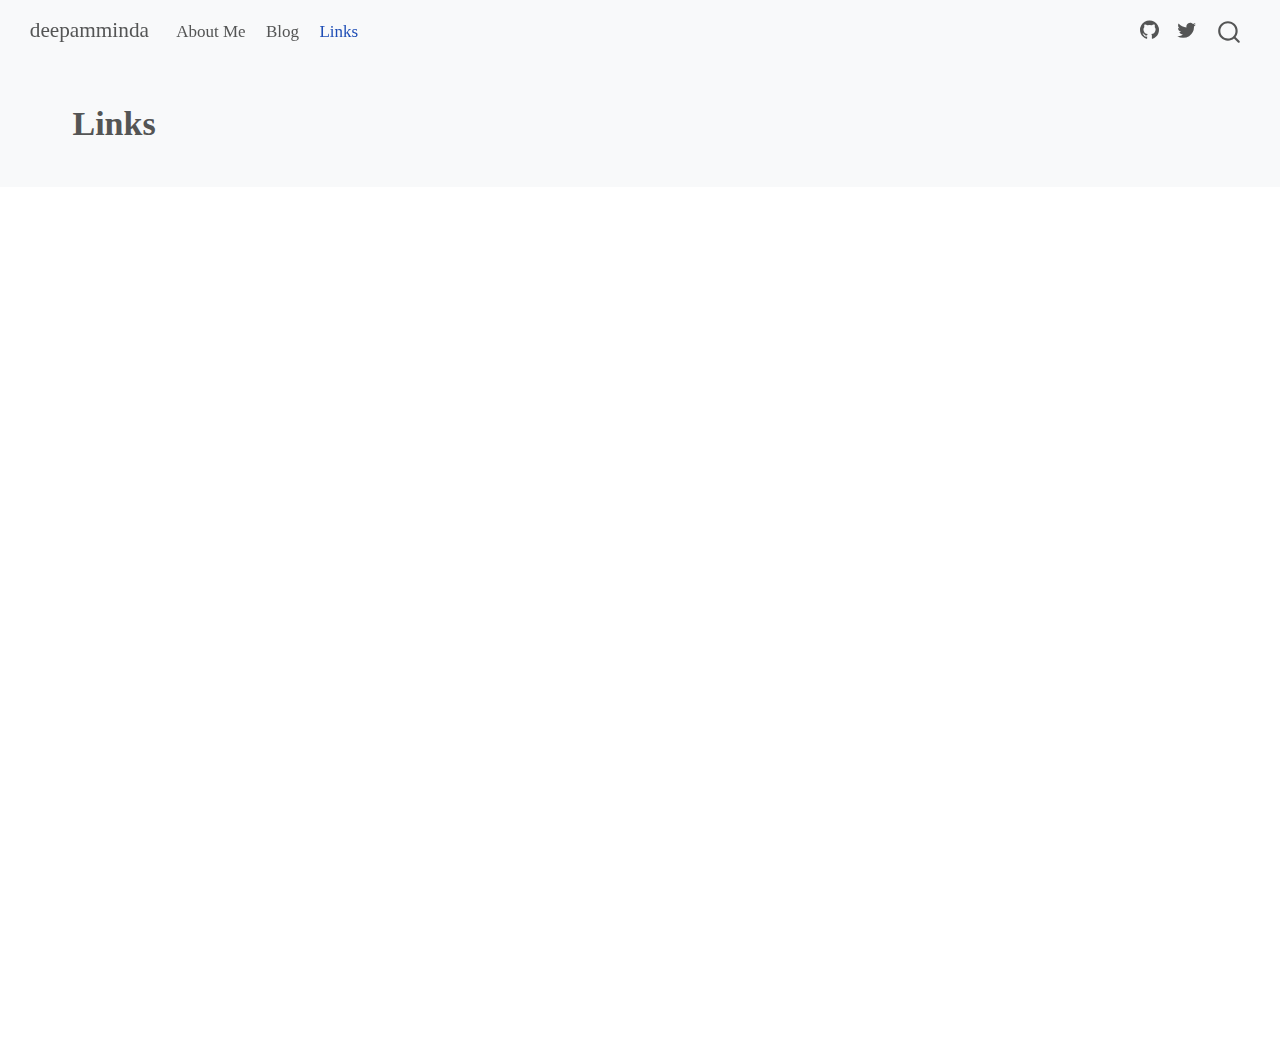
<file: docs/links.html>
<!DOCTYPE html>
<html xmlns="http://www.w3.org/1999/xhtml" lang="en" xml:lang="en"><head>

<meta charset="utf-8">
<meta name="generator" content="quarto-1.5.53">

<meta name="viewport" content="width=device-width, initial-scale=1.0, user-scalable=yes">


<title>Links – deepamminda</title>
<style>
code{white-space: pre-wrap;}
span.smallcaps{font-variant: small-caps;}
div.columns{display: flex; gap: min(4vw, 1.5em);}
div.column{flex: auto; overflow-x: auto;}
div.hanging-indent{margin-left: 1.5em; text-indent: -1.5em;}
ul.task-list{list-style: none;}
ul.task-list li input[type="checkbox"] {
  width: 0.8em;
  margin: 0 0.8em 0.2em -1em; /* quarto-specific, see https://github.com/quarto-dev/quarto-cli/issues/4556 */ 
  vertical-align: middle;
}
</style>


<script src="site_libs/quarto-nav/quarto-nav.js"></script>
<script src="site_libs/quarto-nav/headroom.min.js"></script>
<script src="site_libs/clipboard/clipboard.min.js"></script>
<script src="site_libs/quarto-search/autocomplete.umd.js"></script>
<script src="site_libs/quarto-search/fuse.min.js"></script>
<script src="site_libs/quarto-search/quarto-search.js"></script>
<meta name="quarto:offset" content="./">
<script src="site_libs/quarto-html/quarto.js"></script>
<script src="site_libs/quarto-html/popper.min.js"></script>
<script src="site_libs/quarto-html/tippy.umd.min.js"></script>
<script src="site_libs/quarto-html/anchor.min.js"></script>
<link href="site_libs/quarto-html/tippy.css" rel="stylesheet">
<link href="site_libs/quarto-html/quarto-syntax-highlighting.css" rel="stylesheet" id="quarto-text-highlighting-styles">
<script src="site_libs/bootstrap/bootstrap.min.js"></script>
<link href="site_libs/bootstrap/bootstrap-icons.css" rel="stylesheet">
<link href="site_libs/bootstrap/bootstrap.min.css" rel="stylesheet" id="quarto-bootstrap" data-mode="light">
<script id="quarto-search-options" type="application/json">{
  "location": "navbar",
  "copy-button": false,
  "collapse-after": 3,
  "panel-placement": "end",
  "type": "overlay",
  "limit": 50,
  "keyboard-shortcut": [
    "f",
    "/",
    "s"
  ],
  "show-item-context": false,
  "language": {
    "search-no-results-text": "No results",
    "search-matching-documents-text": "matching documents",
    "search-copy-link-title": "Copy link to search",
    "search-hide-matches-text": "Hide additional matches",
    "search-more-match-text": "more match in this document",
    "search-more-matches-text": "more matches in this document",
    "search-clear-button-title": "Clear",
    "search-text-placeholder": "",
    "search-detached-cancel-button-title": "Cancel",
    "search-submit-button-title": "Submit",
    "search-label": "Search"
  }
}</script>


<link rel="stylesheet" href="styles.css">
</head>

<body class="nav-fixed">

<div id="quarto-search-results"></div>
  <header id="quarto-header" class="headroom fixed-top quarto-banner">
    <nav class="navbar navbar-expand-lg " data-bs-theme="dark">
      <div class="navbar-container container-fluid">
      <div class="navbar-brand-container mx-auto">
    <a class="navbar-brand" href="./index.html">
    <span class="navbar-title">deepamminda</span>
    </a>
  </div>
            <div id="quarto-search" class="" title="Search"></div>
          <button class="navbar-toggler" type="button" data-bs-toggle="collapse" data-bs-target="#navbarCollapse" aria-controls="navbarCollapse" role="menu" aria-expanded="false" aria-label="Toggle navigation" onclick="if (window.quartoToggleHeadroom) { window.quartoToggleHeadroom(); }">
  <span class="navbar-toggler-icon"></span>
</button>
          <div class="collapse navbar-collapse" id="navbarCollapse">
            <ul class="navbar-nav navbar-nav-scroll me-auto">
  <li class="nav-item">
    <a class="nav-link" href="./about.html"> 
<span class="menu-text">About Me</span></a>
  </li>  
  <li class="nav-item">
    <a class="nav-link" href="./blog.html"> 
<span class="menu-text">Blog</span></a>
  </li>  
  <li class="nav-item">
    <a class="nav-link active" href="./links.html" aria-current="page"> 
<span class="menu-text">Links</span></a>
  </li>  
</ul>
            <ul class="navbar-nav navbar-nav-scroll ms-auto">
  <li class="nav-item compact">
    <a class="nav-link" href="https://github.com/mindadeepam"> <i class="bi bi-github" role="img">
</i> 
<span class="menu-text"></span></a>
  </li>  
  <li class="nav-item compact">
    <a class="nav-link" href="https://twitter.com/mindadeepam"> <i class="bi bi-twitter" role="img">
</i> 
<span class="menu-text"></span></a>
  </li>  
</ul>
          </div> <!-- /navcollapse -->
            <div class="quarto-navbar-tools">
</div>
      </div> <!-- /container-fluid -->
    </nav>
</header>
<!-- content -->
<header id="title-block-header" class="quarto-title-block default page-columns page-full">
  <div class="quarto-title-banner page-columns page-full">
    <div class="quarto-title column-page">
      <h1 class="title">Links</h1>
                      </div>
  </div>
    
  
  <div class="quarto-title-meta column-page">

      
    
      
    </div>
    
  
  </header><div id="quarto-content" class="quarto-container page-columns page-rows-contents page-layout-full page-navbar">
<!-- sidebar -->
<!-- margin-sidebar -->
    
<!-- main -->
<main class="content quarto-banner-title-block column-page" id="quarto-document-content">





<iframe src="https://docs.google.com/document/d/1K3ImqbTGLkX_ksj2T8Pev3O9kHk9-xU39ZsFcMnEMpE/pub?embedded=true" width="800" height="600">
</iframe>



</main> <!-- /main -->
<script id="quarto-html-after-body" type="application/javascript">
window.document.addEventListener("DOMContentLoaded", function (event) {
  const toggleBodyColorMode = (bsSheetEl) => {
    const mode = bsSheetEl.getAttribute("data-mode");
    const bodyEl = window.document.querySelector("body");
    if (mode === "dark") {
      bodyEl.classList.add("quarto-dark");
      bodyEl.classList.remove("quarto-light");
    } else {
      bodyEl.classList.add("quarto-light");
      bodyEl.classList.remove("quarto-dark");
    }
  }
  const toggleBodyColorPrimary = () => {
    const bsSheetEl = window.document.querySelector("link#quarto-bootstrap");
    if (bsSheetEl) {
      toggleBodyColorMode(bsSheetEl);
    }
  }
  toggleBodyColorPrimary();  
  const icon = "";
  const anchorJS = new window.AnchorJS();
  anchorJS.options = {
    placement: 'right',
    icon: icon
  };
  anchorJS.add('.anchored');
  const isCodeAnnotation = (el) => {
    for (const clz of el.classList) {
      if (clz.startsWith('code-annotation-')) {                     
        return true;
      }
    }
    return false;
  }
  const onCopySuccess = function(e) {
    // button target
    const button = e.trigger;
    // don't keep focus
    button.blur();
    // flash "checked"
    button.classList.add('code-copy-button-checked');
    var currentTitle = button.getAttribute("title");
    button.setAttribute("title", "Copied!");
    let tooltip;
    if (window.bootstrap) {
      button.setAttribute("data-bs-toggle", "tooltip");
      button.setAttribute("data-bs-placement", "left");
      button.setAttribute("data-bs-title", "Copied!");
      tooltip = new bootstrap.Tooltip(button, 
        { trigger: "manual", 
          customClass: "code-copy-button-tooltip",
          offset: [0, -8]});
      tooltip.show();    
    }
    setTimeout(function() {
      if (tooltip) {
        tooltip.hide();
        button.removeAttribute("data-bs-title");
        button.removeAttribute("data-bs-toggle");
        button.removeAttribute("data-bs-placement");
      }
      button.setAttribute("title", currentTitle);
      button.classList.remove('code-copy-button-checked');
    }, 1000);
    // clear code selection
    e.clearSelection();
  }
  const getTextToCopy = function(trigger) {
      const codeEl = trigger.previousElementSibling.cloneNode(true);
      for (const childEl of codeEl.children) {
        if (isCodeAnnotation(childEl)) {
          childEl.remove();
        }
      }
      return codeEl.innerText;
  }
  const clipboard = new window.ClipboardJS('.code-copy-button:not([data-in-quarto-modal])', {
    text: getTextToCopy
  });
  clipboard.on('success', onCopySuccess);
  if (window.document.getElementById('quarto-embedded-source-code-modal')) {
    // For code content inside modals, clipBoardJS needs to be initialized with a container option
    // TODO: Check when it could be a function (https://github.com/zenorocha/clipboard.js/issues/860)
    const clipboardModal = new window.ClipboardJS('.code-copy-button[data-in-quarto-modal]', {
      text: getTextToCopy,
      container: window.document.getElementById('quarto-embedded-source-code-modal')
    });
    clipboardModal.on('success', onCopySuccess);
  }
    var localhostRegex = new RegExp(/^(?:http|https):\/\/localhost\:?[0-9]*\//);
    var mailtoRegex = new RegExp(/^mailto:/);
      var filterRegex = new RegExp("https:\/\/www\.deepamminda\.com");
    var isInternal = (href) => {
        return filterRegex.test(href) || localhostRegex.test(href) || mailtoRegex.test(href);
    }
    // Inspect non-navigation links and adorn them if external
 	var links = window.document.querySelectorAll('a[href]:not(.nav-link):not(.navbar-brand):not(.toc-action):not(.sidebar-link):not(.sidebar-item-toggle):not(.pagination-link):not(.no-external):not([aria-hidden]):not(.dropdown-item):not(.quarto-navigation-tool):not(.about-link)');
    for (var i=0; i<links.length; i++) {
      const link = links[i];
      if (!isInternal(link.href)) {
        // undo the damage that might have been done by quarto-nav.js in the case of
        // links that we want to consider external
        if (link.dataset.originalHref !== undefined) {
          link.href = link.dataset.originalHref;
        }
      }
    }
  function tippyHover(el, contentFn, onTriggerFn, onUntriggerFn) {
    const config = {
      allowHTML: true,
      maxWidth: 500,
      delay: 100,
      arrow: false,
      appendTo: function(el) {
          return el.parentElement;
      },
      interactive: true,
      interactiveBorder: 10,
      theme: 'quarto',
      placement: 'bottom-start',
    };
    if (contentFn) {
      config.content = contentFn;
    }
    if (onTriggerFn) {
      config.onTrigger = onTriggerFn;
    }
    if (onUntriggerFn) {
      config.onUntrigger = onUntriggerFn;
    }
    window.tippy(el, config); 
  }
  const noterefs = window.document.querySelectorAll('a[role="doc-noteref"]');
  for (var i=0; i<noterefs.length; i++) {
    const ref = noterefs[i];
    tippyHover(ref, function() {
      // use id or data attribute instead here
      let href = ref.getAttribute('data-footnote-href') || ref.getAttribute('href');
      try { href = new URL(href).hash; } catch {}
      const id = href.replace(/^#\/?/, "");
      const note = window.document.getElementById(id);
      if (note) {
        return note.innerHTML;
      } else {
        return "";
      }
    });
  }
  const xrefs = window.document.querySelectorAll('a.quarto-xref');
  const processXRef = (id, note) => {
    // Strip column container classes
    const stripColumnClz = (el) => {
      el.classList.remove("page-full", "page-columns");
      if (el.children) {
        for (const child of el.children) {
          stripColumnClz(child);
        }
      }
    }
    stripColumnClz(note)
    if (id === null || id.startsWith('sec-')) {
      // Special case sections, only their first couple elements
      const container = document.createElement("div");
      if (note.children && note.children.length > 2) {
        container.appendChild(note.children[0].cloneNode(true));
        for (let i = 1; i < note.children.length; i++) {
          const child = note.children[i];
          if (child.tagName === "P" && child.innerText === "") {
            continue;
          } else {
            container.appendChild(child.cloneNode(true));
            break;
          }
        }
        if (window.Quarto?.typesetMath) {
          window.Quarto.typesetMath(container);
        }
        return container.innerHTML
      } else {
        if (window.Quarto?.typesetMath) {
          window.Quarto.typesetMath(note);
        }
        return note.innerHTML;
      }
    } else {
      // Remove any anchor links if they are present
      const anchorLink = note.querySelector('a.anchorjs-link');
      if (anchorLink) {
        anchorLink.remove();
      }
      if (window.Quarto?.typesetMath) {
        window.Quarto.typesetMath(note);
      }
      // TODO in 1.5, we should make sure this works without a callout special case
      if (note.classList.contains("callout")) {
        return note.outerHTML;
      } else {
        return note.innerHTML;
      }
    }
  }
  for (var i=0; i<xrefs.length; i++) {
    const xref = xrefs[i];
    tippyHover(xref, undefined, function(instance) {
      instance.disable();
      let url = xref.getAttribute('href');
      let hash = undefined; 
      if (url.startsWith('#')) {
        hash = url;
      } else {
        try { hash = new URL(url).hash; } catch {}
      }
      if (hash) {
        const id = hash.replace(/^#\/?/, "");
        const note = window.document.getElementById(id);
        if (note !== null) {
          try {
            const html = processXRef(id, note.cloneNode(true));
            instance.setContent(html);
          } finally {
            instance.enable();
            instance.show();
          }
        } else {
          // See if we can fetch this
          fetch(url.split('#')[0])
          .then(res => res.text())
          .then(html => {
            const parser = new DOMParser();
            const htmlDoc = parser.parseFromString(html, "text/html");
            const note = htmlDoc.getElementById(id);
            if (note !== null) {
              const html = processXRef(id, note);
              instance.setContent(html);
            } 
          }).finally(() => {
            instance.enable();
            instance.show();
          });
        }
      } else {
        // See if we can fetch a full url (with no hash to target)
        // This is a special case and we should probably do some content thinning / targeting
        fetch(url)
        .then(res => res.text())
        .then(html => {
          const parser = new DOMParser();
          const htmlDoc = parser.parseFromString(html, "text/html");
          const note = htmlDoc.querySelector('main.content');
          if (note !== null) {
            // This should only happen for chapter cross references
            // (since there is no id in the URL)
            // remove the first header
            if (note.children.length > 0 && note.children[0].tagName === "HEADER") {
              note.children[0].remove();
            }
            const html = processXRef(null, note);
            instance.setContent(html);
          } 
        }).finally(() => {
          instance.enable();
          instance.show();
        });
      }
    }, function(instance) {
    });
  }
      let selectedAnnoteEl;
      const selectorForAnnotation = ( cell, annotation) => {
        let cellAttr = 'data-code-cell="' + cell + '"';
        let lineAttr = 'data-code-annotation="' +  annotation + '"';
        const selector = 'span[' + cellAttr + '][' + lineAttr + ']';
        return selector;
      }
      const selectCodeLines = (annoteEl) => {
        const doc = window.document;
        const targetCell = annoteEl.getAttribute("data-target-cell");
        const targetAnnotation = annoteEl.getAttribute("data-target-annotation");
        const annoteSpan = window.document.querySelector(selectorForAnnotation(targetCell, targetAnnotation));
        const lines = annoteSpan.getAttribute("data-code-lines").split(",");
        const lineIds = lines.map((line) => {
          return targetCell + "-" + line;
        })
        let top = null;
        let height = null;
        let parent = null;
        if (lineIds.length > 0) {
            //compute the position of the single el (top and bottom and make a div)
            const el = window.document.getElementById(lineIds[0]);
            top = el.offsetTop;
            height = el.offsetHeight;
            parent = el.parentElement.parentElement;
          if (lineIds.length > 1) {
            const lastEl = window.document.getElementById(lineIds[lineIds.length - 1]);
            const bottom = lastEl.offsetTop + lastEl.offsetHeight;
            height = bottom - top;
          }
          if (top !== null && height !== null && parent !== null) {
            // cook up a div (if necessary) and position it 
            let div = window.document.getElementById("code-annotation-line-highlight");
            if (div === null) {
              div = window.document.createElement("div");
              div.setAttribute("id", "code-annotation-line-highlight");
              div.style.position = 'absolute';
              parent.appendChild(div);
            }
            div.style.top = top - 2 + "px";
            div.style.height = height + 4 + "px";
            div.style.left = 0;
            let gutterDiv = window.document.getElementById("code-annotation-line-highlight-gutter");
            if (gutterDiv === null) {
              gutterDiv = window.document.createElement("div");
              gutterDiv.setAttribute("id", "code-annotation-line-highlight-gutter");
              gutterDiv.style.position = 'absolute';
              const codeCell = window.document.getElementById(targetCell);
              const gutter = codeCell.querySelector('.code-annotation-gutter');
              gutter.appendChild(gutterDiv);
            }
            gutterDiv.style.top = top - 2 + "px";
            gutterDiv.style.height = height + 4 + "px";
          }
          selectedAnnoteEl = annoteEl;
        }
      };
      const unselectCodeLines = () => {
        const elementsIds = ["code-annotation-line-highlight", "code-annotation-line-highlight-gutter"];
        elementsIds.forEach((elId) => {
          const div = window.document.getElementById(elId);
          if (div) {
            div.remove();
          }
        });
        selectedAnnoteEl = undefined;
      };
        // Handle positioning of the toggle
    window.addEventListener(
      "resize",
      throttle(() => {
        elRect = undefined;
        if (selectedAnnoteEl) {
          selectCodeLines(selectedAnnoteEl);
        }
      }, 10)
    );
    function throttle(fn, ms) {
    let throttle = false;
    let timer;
      return (...args) => {
        if(!throttle) { // first call gets through
            fn.apply(this, args);
            throttle = true;
        } else { // all the others get throttled
            if(timer) clearTimeout(timer); // cancel #2
            timer = setTimeout(() => {
              fn.apply(this, args);
              timer = throttle = false;
            }, ms);
        }
      };
    }
      // Attach click handler to the DT
      const annoteDls = window.document.querySelectorAll('dt[data-target-cell]');
      for (const annoteDlNode of annoteDls) {
        annoteDlNode.addEventListener('click', (event) => {
          const clickedEl = event.target;
          if (clickedEl !== selectedAnnoteEl) {
            unselectCodeLines();
            const activeEl = window.document.querySelector('dt[data-target-cell].code-annotation-active');
            if (activeEl) {
              activeEl.classList.remove('code-annotation-active');
            }
            selectCodeLines(clickedEl);
            clickedEl.classList.add('code-annotation-active');
          } else {
            // Unselect the line
            unselectCodeLines();
            clickedEl.classList.remove('code-annotation-active');
          }
        });
      }
  const findCites = (el) => {
    const parentEl = el.parentElement;
    if (parentEl) {
      const cites = parentEl.dataset.cites;
      if (cites) {
        return {
          el,
          cites: cites.split(' ')
        };
      } else {
        return findCites(el.parentElement)
      }
    } else {
      return undefined;
    }
  };
  var bibliorefs = window.document.querySelectorAll('a[role="doc-biblioref"]');
  for (var i=0; i<bibliorefs.length; i++) {
    const ref = bibliorefs[i];
    const citeInfo = findCites(ref);
    if (citeInfo) {
      tippyHover(citeInfo.el, function() {
        var popup = window.document.createElement('div');
        citeInfo.cites.forEach(function(cite) {
          var citeDiv = window.document.createElement('div');
          citeDiv.classList.add('hanging-indent');
          citeDiv.classList.add('csl-entry');
          var biblioDiv = window.document.getElementById('ref-' + cite);
          if (biblioDiv) {
            citeDiv.innerHTML = biblioDiv.innerHTML;
          }
          popup.appendChild(citeDiv);
        });
        return popup.innerHTML;
      });
    }
  }
});
</script>
</div> <!-- /content -->




</body></html>
</file>
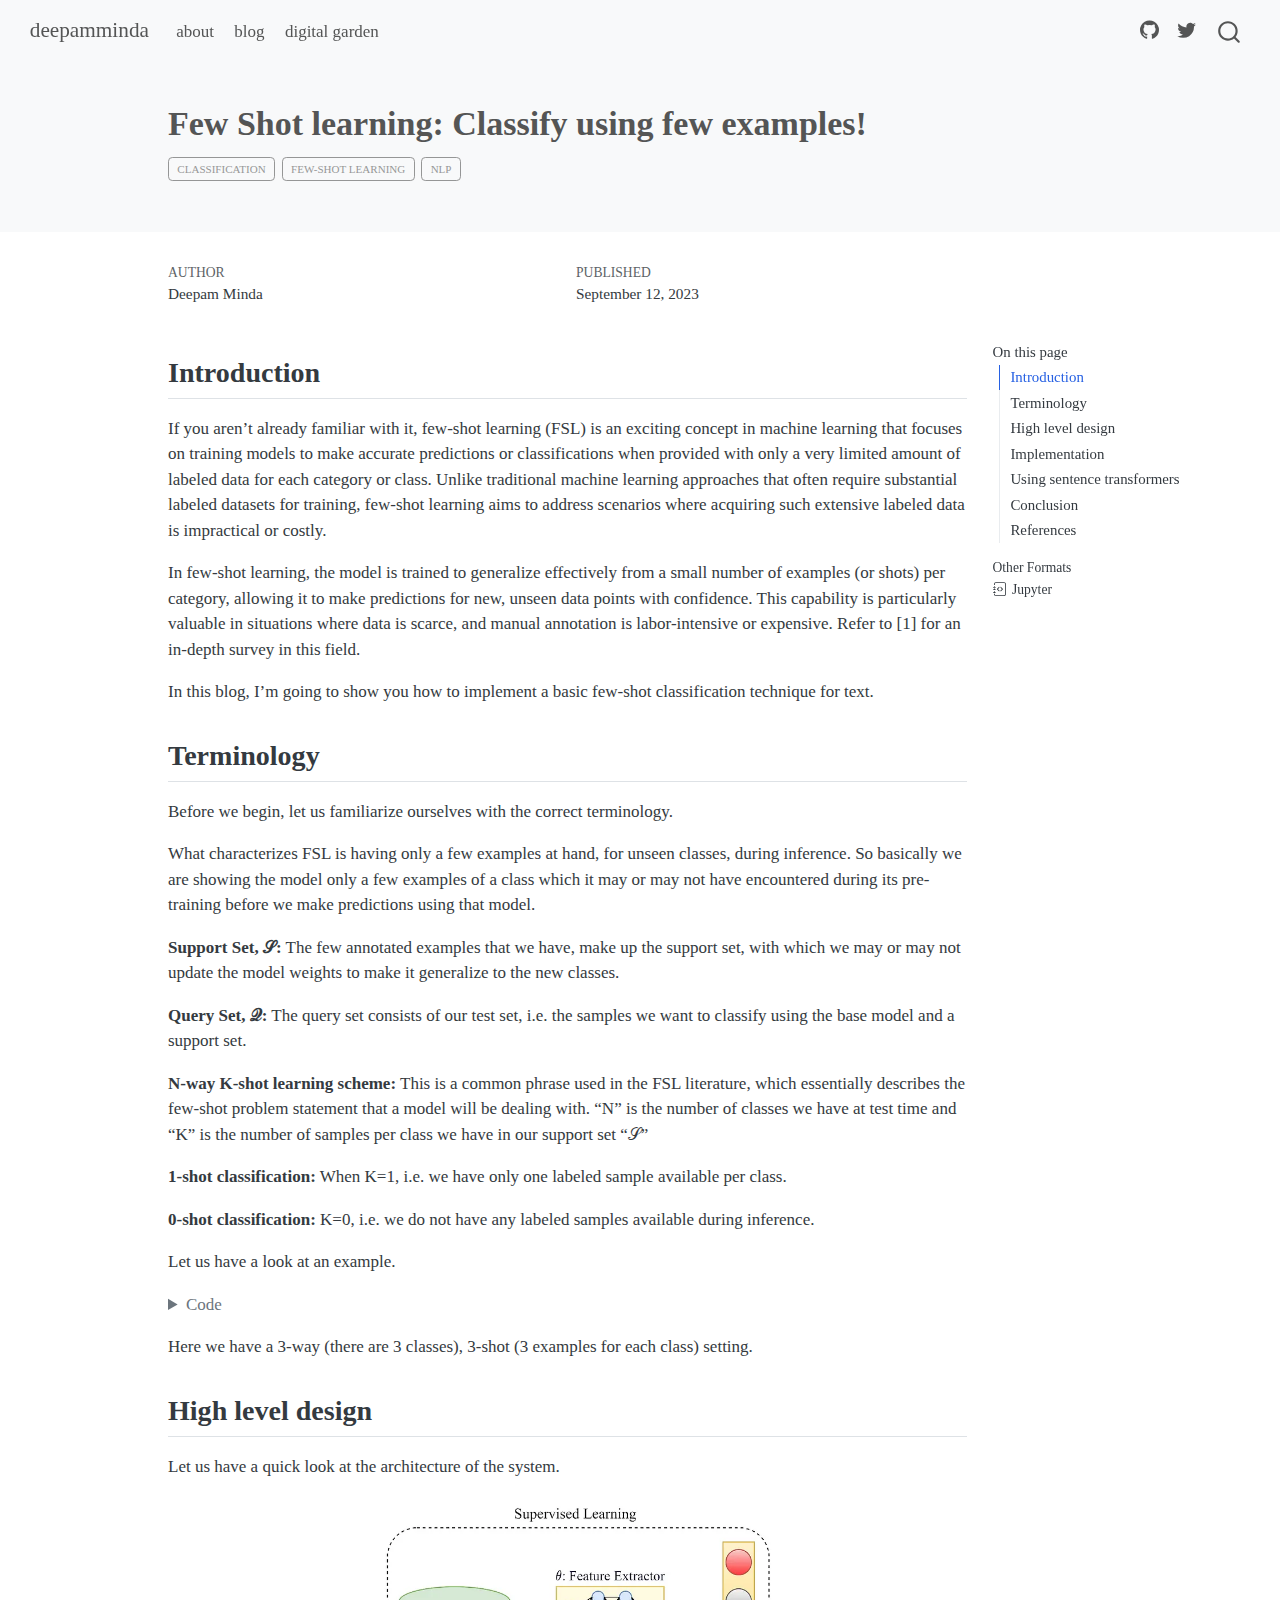
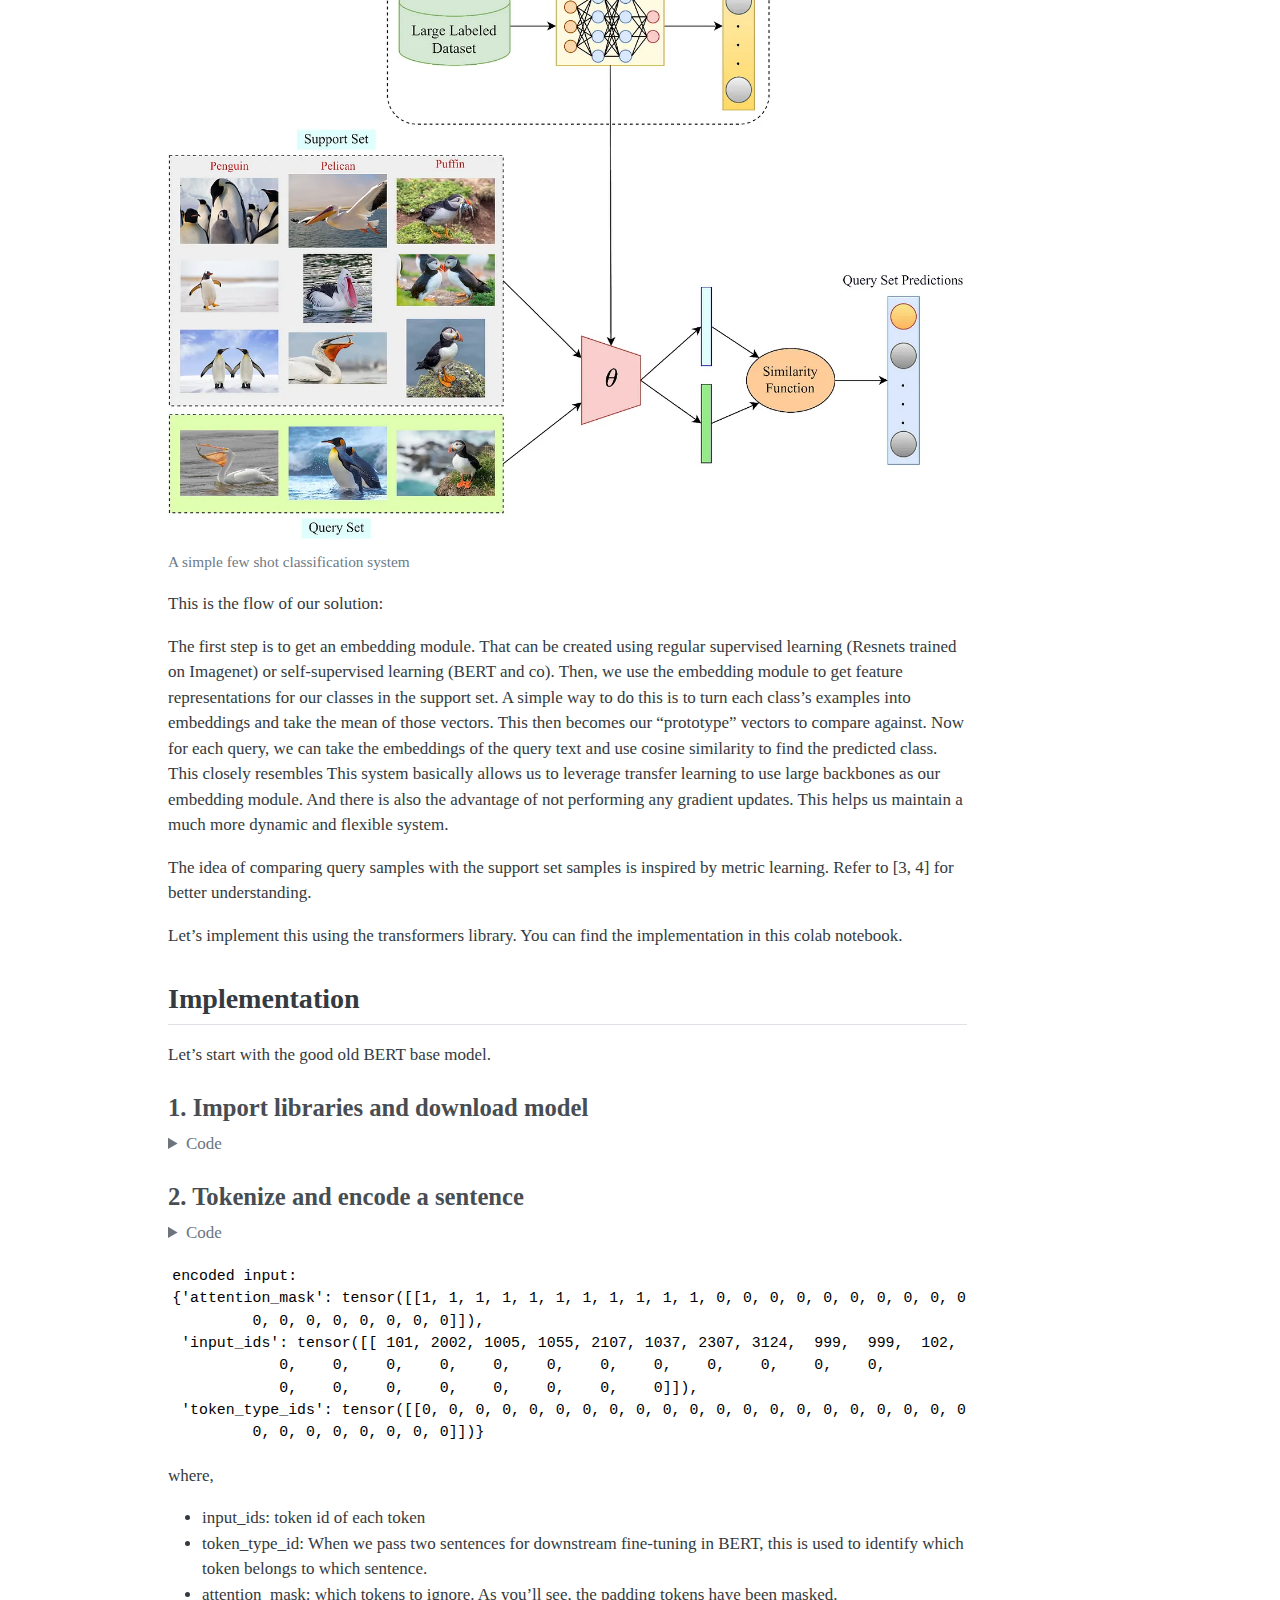
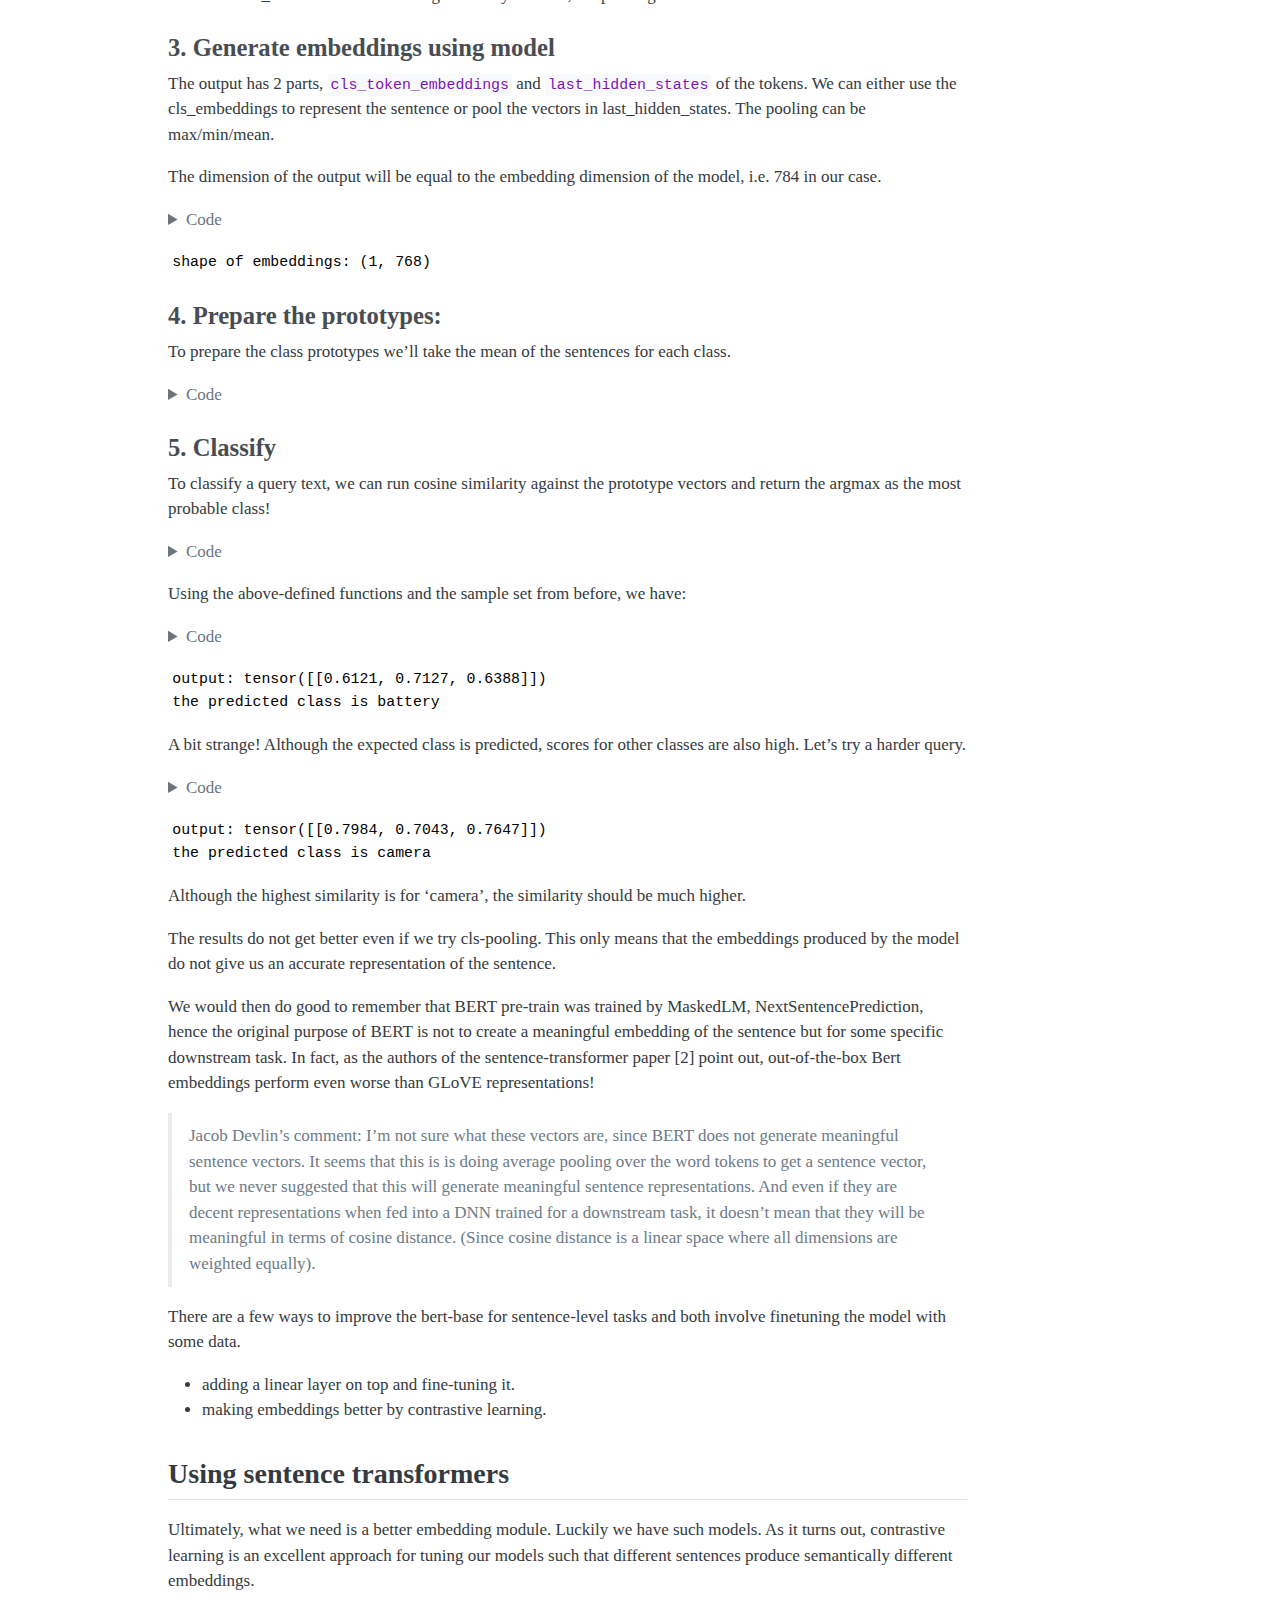
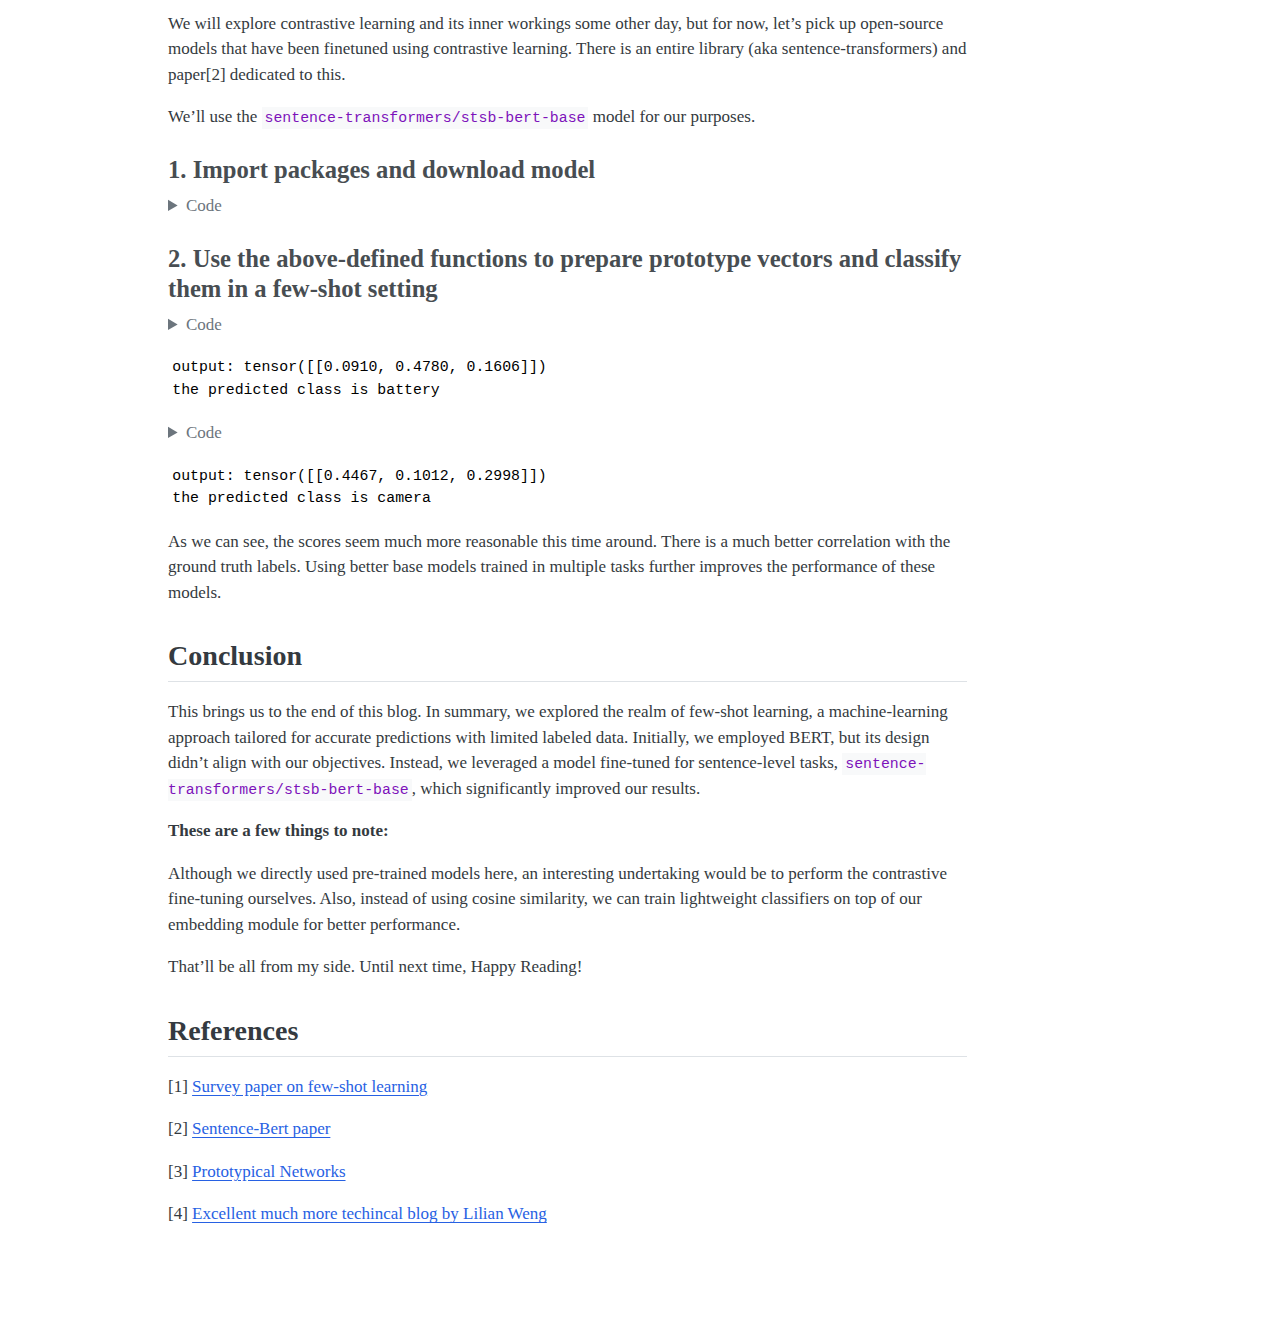
<file: docs/posts/few-shot-learning/prototype_networks.html>
<!DOCTYPE html>
<html xmlns="http://www.w3.org/1999/xhtml" lang="en" xml:lang="en"><head>

<meta charset="utf-8">
<meta name="generator" content="quarto-1.5.53">

<meta name="viewport" content="width=device-width, initial-scale=1.0, user-scalable=yes">

<meta name="author" content="Deepam Minda">
<meta name="dcterms.date" content="2023-09-12">

<title>Few Shot learning: Classify using few examples! – deepamminda</title>
<style>
code{white-space: pre-wrap;}
span.smallcaps{font-variant: small-caps;}
div.columns{display: flex; gap: min(4vw, 1.5em);}
div.column{flex: auto; overflow-x: auto;}
div.hanging-indent{margin-left: 1.5em; text-indent: -1.5em;}
ul.task-list{list-style: none;}
ul.task-list li input[type="checkbox"] {
  width: 0.8em;
  margin: 0 0.8em 0.2em -1em; /* quarto-specific, see https://github.com/quarto-dev/quarto-cli/issues/4556 */ 
  vertical-align: middle;
}
/* CSS for syntax highlighting */
pre > code.sourceCode { white-space: pre; position: relative; }
pre > code.sourceCode > span { line-height: 1.25; }
pre > code.sourceCode > span:empty { height: 1.2em; }
.sourceCode { overflow: visible; }
code.sourceCode > span { color: inherit; text-decoration: inherit; }
div.sourceCode { margin: 1em 0; }
pre.sourceCode { margin: 0; }
@media screen {
div.sourceCode { overflow: auto; }
}
@media print {
pre > code.sourceCode { white-space: pre-wrap; }
pre > code.sourceCode > span { display: inline-block; text-indent: -5em; padding-left: 5em; }
}
pre.numberSource code
  { counter-reset: source-line 0; }
pre.numberSource code > span
  { position: relative; left: -4em; counter-increment: source-line; }
pre.numberSource code > span > a:first-child::before
  { content: counter(source-line);
    position: relative; left: -1em; text-align: right; vertical-align: baseline;
    border: none; display: inline-block;
    -webkit-touch-callout: none; -webkit-user-select: none;
    -khtml-user-select: none; -moz-user-select: none;
    -ms-user-select: none; user-select: none;
    padding: 0 4px; width: 4em;
  }
pre.numberSource { margin-left: 3em;  padding-left: 4px; }
div.sourceCode
  {   }
@media screen {
pre > code.sourceCode > span > a:first-child::before { text-decoration: underline; }
}
</style>


<script src="../../site_libs/quarto-nav/quarto-nav.js"></script>
<script src="../../site_libs/quarto-nav/headroom.min.js"></script>
<script src="../../site_libs/clipboard/clipboard.min.js"></script>
<script src="../../site_libs/quarto-search/autocomplete.umd.js"></script>
<script src="../../site_libs/quarto-search/fuse.min.js"></script>
<script src="../../site_libs/quarto-search/quarto-search.js"></script>
<meta name="quarto:offset" content="../../">
<script src="../../site_libs/quarto-html/quarto.js"></script>
<script src="../../site_libs/quarto-html/popper.min.js"></script>
<script src="../../site_libs/quarto-html/tippy.umd.min.js"></script>
<script src="../../site_libs/quarto-html/anchor.min.js"></script>
<link href="../../site_libs/quarto-html/tippy.css" rel="stylesheet">
<link href="../../site_libs/quarto-html/quarto-syntax-highlighting.css" rel="stylesheet" id="quarto-text-highlighting-styles">
<script src="../../site_libs/bootstrap/bootstrap.min.js"></script>
<link href="../../site_libs/bootstrap/bootstrap-icons.css" rel="stylesheet">
<link href="../../site_libs/bootstrap/bootstrap.min.css" rel="stylesheet" id="quarto-bootstrap" data-mode="light">
<script id="quarto-search-options" type="application/json">{
  "location": "navbar",
  "copy-button": false,
  "collapse-after": 3,
  "panel-placement": "end",
  "type": "overlay",
  "limit": 50,
  "keyboard-shortcut": [
    "f",
    "/",
    "s"
  ],
  "show-item-context": false,
  "language": {
    "search-no-results-text": "No results",
    "search-matching-documents-text": "matching documents",
    "search-copy-link-title": "Copy link to search",
    "search-hide-matches-text": "Hide additional matches",
    "search-more-match-text": "more match in this document",
    "search-more-matches-text": "more matches in this document",
    "search-clear-button-title": "Clear",
    "search-text-placeholder": "",
    "search-detached-cancel-button-title": "Cancel",
    "search-submit-button-title": "Submit",
    "search-label": "Search"
  }
}</script>


<link rel="stylesheet" href="../../styles.css">
</head>

<body class="nav-fixed">

<div id="quarto-search-results"></div>
  <header id="quarto-header" class="headroom fixed-top quarto-banner">
    <nav class="navbar navbar-expand-lg " data-bs-theme="dark">
      <div class="navbar-container container-fluid">
      <div class="navbar-brand-container mx-auto">
    <a class="navbar-brand" href="../../index.html">
    <span class="navbar-title">deepamminda</span>
    </a>
  </div>
            <div id="quarto-search" class="" title="Search"></div>
          <button class="navbar-toggler" type="button" data-bs-toggle="collapse" data-bs-target="#navbarCollapse" aria-controls="navbarCollapse" role="menu" aria-expanded="false" aria-label="Toggle navigation" onclick="if (window.quartoToggleHeadroom) { window.quartoToggleHeadroom(); }">
  <span class="navbar-toggler-icon"></span>
</button>
          <div class="collapse navbar-collapse" id="navbarCollapse">
            <ul class="navbar-nav navbar-nav-scroll me-auto">
  <li class="nav-item">
    <a class="nav-link" href="../../about.html"> 
<span class="menu-text">about</span></a>
  </li>  
  <li class="nav-item">
    <a class="nav-link" href="../../blog.html"> 
<span class="menu-text">blog</span></a>
  </li>  
  <li class="nav-item">
    <a class="nav-link" href="../../garden.html"> 
<span class="menu-text">digital garden</span></a>
  </li>  
</ul>
            <ul class="navbar-nav navbar-nav-scroll ms-auto">
  <li class="nav-item compact">
    <a class="nav-link" href="https://github.com/mindadeepam"> <i class="bi bi-github" role="img">
</i> 
<span class="menu-text"></span></a>
  </li>  
  <li class="nav-item compact">
    <a class="nav-link" href="https://twitter.com/mindadeepam"> <i class="bi bi-twitter" role="img">
</i> 
<span class="menu-text"></span></a>
  </li>  
</ul>
          </div> <!-- /navcollapse -->
            <div class="quarto-navbar-tools">
</div>
      </div> <!-- /container-fluid -->
    </nav>
</header>
<!-- content -->
<header id="title-block-header" class="quarto-title-block default page-columns page-full">
  <div class="quarto-title-banner page-columns page-full">
    <div class="quarto-title column-body">
      <h1 class="title">Few Shot learning: Classify using few examples!</h1>
                                <div class="quarto-categories">
                <div class="quarto-category">classification</div>
                <div class="quarto-category">few-shot learning</div>
                <div class="quarto-category">nlp</div>
              </div>
                  </div>
  </div>
    
  
  <div class="quarto-title-meta">

      <div>
      <div class="quarto-title-meta-heading">Author</div>
      <div class="quarto-title-meta-contents">
               <p>Deepam Minda </p>
            </div>
    </div>
      
      <div>
      <div class="quarto-title-meta-heading">Published</div>
      <div class="quarto-title-meta-contents">
        <p class="date">September 12, 2023</p>
      </div>
    </div>
    
      
    </div>
    
  
  </header><div id="quarto-content" class="quarto-container page-columns page-rows-contents page-layout-article page-navbar">
<!-- sidebar -->
<!-- margin-sidebar -->
    <div id="quarto-margin-sidebar" class="sidebar margin-sidebar">
        <nav id="TOC" role="doc-toc" class="toc-active">
    <h2 id="toc-title">On this page</h2>
   
  <ul>
  <li><a href="#introduction" id="toc-introduction" class="nav-link active" data-scroll-target="#introduction">Introduction</a></li>
  <li><a href="#terminology" id="toc-terminology" class="nav-link" data-scroll-target="#terminology">Terminology</a></li>
  <li><a href="#high-level-design" id="toc-high-level-design" class="nav-link" data-scroll-target="#high-level-design">High level design</a></li>
  <li><a href="#implementation" id="toc-implementation" class="nav-link" data-scroll-target="#implementation">Implementation</a>
  <ul class="collapse">
  <li><a href="#import-libraries-and-download-model" id="toc-import-libraries-and-download-model" class="nav-link" data-scroll-target="#import-libraries-and-download-model">1. Import libraries and download model</a></li>
  <li><a href="#tokenize-and-encode-a-sentence" id="toc-tokenize-and-encode-a-sentence" class="nav-link" data-scroll-target="#tokenize-and-encode-a-sentence">2. Tokenize and encode a sentence</a></li>
  <li><a href="#generate-embeddings-using-model" id="toc-generate-embeddings-using-model" class="nav-link" data-scroll-target="#generate-embeddings-using-model">3. Generate embeddings using model</a></li>
  <li><a href="#prepare-the-prototypes" id="toc-prepare-the-prototypes" class="nav-link" data-scroll-target="#prepare-the-prototypes">4. Prepare the prototypes:</a></li>
  <li><a href="#classify" id="toc-classify" class="nav-link" data-scroll-target="#classify">5. Classify</a></li>
  </ul></li>
  <li><a href="#using-sentence-transformers" id="toc-using-sentence-transformers" class="nav-link" data-scroll-target="#using-sentence-transformers">Using sentence transformers</a>
  <ul class="collapse">
  <li><a href="#import-packages-and-download-model" id="toc-import-packages-and-download-model" class="nav-link" data-scroll-target="#import-packages-and-download-model">1. Import packages and download model</a></li>
  <li><a href="#use-the-above-defined-functions-to-prepare-prototype-vectors-and-classify-them-in-a-few-shot-setting" id="toc-use-the-above-defined-functions-to-prepare-prototype-vectors-and-classify-them-in-a-few-shot-setting" class="nav-link" data-scroll-target="#use-the-above-defined-functions-to-prepare-prototype-vectors-and-classify-them-in-a-few-shot-setting">2. Use the above-defined functions to prepare prototype vectors and classify them in a few-shot setting</a></li>
  </ul></li>
  <li><a href="#conclusion" id="toc-conclusion" class="nav-link" data-scroll-target="#conclusion">Conclusion</a></li>
  <li><a href="#references" id="toc-references" class="nav-link" data-scroll-target="#references">References</a></li>
  </ul>
<div class="quarto-alternate-formats"><h2>Other Formats</h2><ul><li><a href="prototype_networks.out.ipynb" download="prototype_networks.out.ipynb"><i class="bi bi-journal-code"></i>Jupyter</a></li></ul></div></nav>
    </div>
<!-- main -->
<main class="content quarto-banner-title-block" id="quarto-document-content">





<section id="introduction" class="level2">
<h2 class="anchored" data-anchor-id="introduction">Introduction</h2>
<p>If you aren’t already familiar with it, few-shot learning (FSL) is an exciting concept in machine learning that focuses on training models to make accurate predictions or classifications when provided with only a very limited amount of labeled data for each category or class. Unlike traditional machine learning approaches that often require substantial labeled datasets for training, few-shot learning aims to address scenarios where acquiring such extensive labeled data is impractical or costly.</p>
<p>In few-shot learning, the model is trained to generalize effectively from a small number of examples (or shots) per category, allowing it to make predictions for new, unseen data points with confidence. This capability is particularly valuable in situations where data is scarce, and manual annotation is labor-intensive or expensive. Refer to [1] for an in-depth survey in this field.</p>
<p>In this blog, I’m going to show you how to implement a basic few-shot classification technique for text.</p>
</section>
<section id="terminology" class="level2">
<h2 class="anchored" data-anchor-id="terminology">Terminology</h2>
<p>Before we begin, let us familiarize ourselves with the correct terminology.</p>
<p>What characterizes FSL is having only a few examples at hand, for unseen classes, during inference. So basically we are showing the model only a few examples of a class which it may or may not have encountered during its pre-training before we make predictions using that model.</p>
<p><strong>Support Set, 𝒮:</strong> The few annotated examples that we have, make up the support set, with which we may or may not update the model weights to make it generalize to the new classes.</p>
<p><strong>Query Set, 𝒬:</strong> The query set consists of our test set, i.e.&nbsp;the samples we want to classify using the base model and a support set.</p>
<p><strong>N-way K-shot learning scheme:</strong> This is a common phrase used in the FSL literature, which essentially describes the few-shot problem statement that a model will be dealing with. “N” is the number of classes we have at test time and “K” is the number of samples per class we have in our support set “𝒮”</p>
<p><strong>1-shot classification:</strong> When K=1, i.e.&nbsp;we have only one labeled sample available per class.</p>
<p><strong>0-shot classification:</strong> K=0, i.e.&nbsp;we do not have any labeled samples available during inference.</p>
<p>Let us have a look at an example.</p>
<div id="cell-2" class="cell" data-execution_count="46">
<details class="code-fold">
<summary>Code</summary>
<div class="sourceCode cell-code" id="cb1"><pre class="sourceCode python code-overflow-wrap code-with-copy"><code class="sourceCode python"><span id="cb1-1"><a href="#cb1-1" aria-hidden="true" tabindex="-1"></a><span class="co"># sample set is 3-way, 3-shot.</span></span>
<span id="cb1-2"><a href="#cb1-2" aria-hidden="true" tabindex="-1"></a>classes <span class="op">=</span> [<span class="st">'camera'</span>, <span class="st">'battery'</span>, <span class="st">'display'</span>]</span>
<span id="cb1-3"><a href="#cb1-3" aria-hidden="true" tabindex="-1"></a></span>
<span id="cb1-4"><a href="#cb1-4" aria-hidden="true" tabindex="-1"></a>sample_set <span class="op">=</span> {</span>
<span id="cb1-5"><a href="#cb1-5" aria-hidden="true" tabindex="-1"></a>    <span class="st">'camera'</span>: [</span>
<span id="cb1-6"><a href="#cb1-6" aria-hidden="true" tabindex="-1"></a>        <span class="st">'absolutely love this quality of my photos!!'</span>,</span>
<span id="cb1-7"><a href="#cb1-7" aria-hidden="true" tabindex="-1"></a>        <span class="st">'it even gives great quality in dim lighting. fabulous!!'</span>,</span>
<span id="cb1-8"><a href="#cb1-8" aria-hidden="true" tabindex="-1"></a>        <span class="st">'the camera should be much better for such a high price'</span></span>
<span id="cb1-9"><a href="#cb1-9" aria-hidden="true" tabindex="-1"></a>    ],</span>
<span id="cb1-10"><a href="#cb1-10" aria-hidden="true" tabindex="-1"></a>    <span class="st">'battery'</span>: [</span>
<span id="cb1-11"><a href="#cb1-11" aria-hidden="true" tabindex="-1"></a>        <span class="st">"The battery life on this device is exceptional! It easily lasts me the entire day with heavy usage."</span>,</span>
<span id="cb1-12"><a href="#cb1-12" aria-hidden="true" tabindex="-1"></a>        <span class="st">"I'm a bit disappointed with the battery performance. It drains quite quickly, especially when using power-hungry apps."</span>,</span>
<span id="cb1-13"><a href="#cb1-13" aria-hidden="true" tabindex="-1"></a>        <span class="st">"The battery is decent, not too bad, not too good. It gets me through the day, but I was hoping for better longevity."</span></span>
<span id="cb1-14"><a href="#cb1-14" aria-hidden="true" tabindex="-1"></a>    ],</span>
<span id="cb1-15"><a href="#cb1-15" aria-hidden="true" tabindex="-1"></a>    <span class="st">'display'</span>: [</span>
<span id="cb1-16"><a href="#cb1-16" aria-hidden="true" tabindex="-1"></a>        <span class="st">"The display on this device is stunning! Colors are vivid, and the resolution is top-notch."</span>,</span>
<span id="cb1-17"><a href="#cb1-17" aria-hidden="true" tabindex="-1"></a>        <span class="st">"I'm not too impressed with the display quality. It seems a bit washed out, and the brightness could be better."</span>,</span>
<span id="cb1-18"><a href="#cb1-18" aria-hidden="true" tabindex="-1"></a>        <span class="st">"The display is okay, but nothing extraordinary. It gets the job done for everyday tasks."</span></span>
<span id="cb1-19"><a href="#cb1-19" aria-hidden="true" tabindex="-1"></a>    ]</span>
<span id="cb1-20"><a href="#cb1-20" aria-hidden="true" tabindex="-1"></a>}</span>
<span id="cb1-21"><a href="#cb1-21" aria-hidden="true" tabindex="-1"></a></span>
<span id="cb1-22"><a href="#cb1-22" aria-hidden="true" tabindex="-1"></a>query_set <span class="op">=</span> [<span class="st">"i hate the batteries"</span>, <span class="st">"does it give good quality photos in the night?"</span>]</span></code><button title="Copy to Clipboard" class="code-copy-button"><i class="bi"></i></button></pre></div>
</details>
</div>
<p>Here we have a 3-way (there are 3 classes), 3-shot (3 examples for each class) setting.</p>
</section>
<section id="high-level-design" class="level2">
<h2 class="anchored" data-anchor-id="high-level-design">High level design</h2>
<p>Let us have a quick look at the architecture of the system.</p>
<div id="few-shot" class="quarto-figure quarto-figure-center anchored">
<figure class="figure">
<p><img src="1_few_shot_system.png" class="img-fluid figure-img"></p>
<figcaption>A simple few shot classification system</figcaption>
</figure>
</div>
<p>This is the flow of our solution:</p>
<p>The first step is to get an embedding module. That can be created using regular supervised learning (Resnets trained on Imagenet) or self-supervised learning (BERT and co). Then, we use the embedding module to get feature representations for our classes in the support set. A simple way to do this is to turn each class’s examples into embeddings and take the mean of those vectors. This then becomes our “prototype” vectors to compare against. Now for each query, we can take the embeddings of the query text and use cosine similarity to find the predicted class. This closely resembles This system basically allows us to leverage transfer learning to use large backbones as our embedding module. And there is also the advantage of not performing any gradient updates. This helps us maintain a much more dynamic and flexible system.</p>
<p>The idea of comparing query samples with the support set samples is inspired by metric learning. Refer to [3, 4] for better understanding.</p>
<p>Let’s implement this using the transformers library. You can find the implementation in this colab notebook.</p>
</section>
<section id="implementation" class="level2">
<h2 class="anchored" data-anchor-id="implementation">Implementation</h2>
<p>Let’s start with the good old BERT base model.</p>
<section id="import-libraries-and-download-model" class="level3">
<h3 class="anchored" data-anchor-id="import-libraries-and-download-model">1. Import libraries and download model</h3>
<div id="cell-4" class="cell" data-execution_count="47">
<details class="code-fold">
<summary>Code</summary>
<div class="sourceCode cell-code" id="cb2"><pre class="sourceCode python code-with-copy"><code class="sourceCode python"><span id="cb2-1"><a href="#cb2-1" aria-hidden="true" tabindex="-1"></a><span class="im">from</span> transformers <span class="im">import</span> AutoTokenizer, AutoModel</span>
<span id="cb2-2"><a href="#cb2-2" aria-hidden="true" tabindex="-1"></a><span class="im">import</span> torch</span>
<span id="cb2-3"><a href="#cb2-3" aria-hidden="true" tabindex="-1"></a><span class="im">import</span> numpy <span class="im">as</span> np</span>
<span id="cb2-4"><a href="#cb2-4" aria-hidden="true" tabindex="-1"></a><span class="im">from</span> typing <span class="im">import</span> Dict</span>
<span id="cb2-5"><a href="#cb2-5" aria-hidden="true" tabindex="-1"></a><span class="im">from</span> pprint <span class="im">import</span> pprint</span>
<span id="cb2-6"><a href="#cb2-6" aria-hidden="true" tabindex="-1"></a><span class="im">import</span> warnings </span>
<span id="cb2-7"><a href="#cb2-7" aria-hidden="true" tabindex="-1"></a>warnings.filterwarnings(<span class="st">"ignore"</span>)</span>
<span id="cb2-8"><a href="#cb2-8" aria-hidden="true" tabindex="-1"></a></span>
<span id="cb2-9"><a href="#cb2-9" aria-hidden="true" tabindex="-1"></a><span class="cf">if</span> torch.backends.mps.is_available():</span>
<span id="cb2-10"><a href="#cb2-10" aria-hidden="true" tabindex="-1"></a>    device <span class="op">=</span> torch.device(<span class="st">'mps'</span>)</span>
<span id="cb2-11"><a href="#cb2-11" aria-hidden="true" tabindex="-1"></a><span class="cf">else</span>:</span>
<span id="cb2-12"><a href="#cb2-12" aria-hidden="true" tabindex="-1"></a>    device <span class="op">=</span> torch.device(<span class="st">'cpu'</span>)</span>
<span id="cb2-13"><a href="#cb2-13" aria-hidden="true" tabindex="-1"></a>    </span>
<span id="cb2-14"><a href="#cb2-14" aria-hidden="true" tabindex="-1"></a><span class="co"># load the model and tokenizer</span></span>
<span id="cb2-15"><a href="#cb2-15" aria-hidden="true" tabindex="-1"></a>tokenizer <span class="op">=</span> AutoTokenizer.from_pretrained(<span class="st">'bert-base-uncased'</span>)</span>
<span id="cb2-16"><a href="#cb2-16" aria-hidden="true" tabindex="-1"></a>model <span class="op">=</span> AutoModel.from_pretrained(<span class="st">"bert-base-uncased"</span>)</span></code><button title="Copy to Clipboard" class="code-copy-button"><i class="bi"></i></button></pre></div>
</details>
</div>
</section>
<section id="tokenize-and-encode-a-sentence" class="level3">
<h3 class="anchored" data-anchor-id="tokenize-and-encode-a-sentence">2. Tokenize and encode a sentence</h3>
<div id="cell-6" class="cell" data-execution_count="71">
<details class="code-fold">
<summary>Code</summary>
<div class="sourceCode cell-code" id="cb3"><pre class="sourceCode python code-with-copy"><code class="sourceCode python"><span id="cb3-1"><a href="#cb3-1" aria-hidden="true" tabindex="-1"></a>text <span class="op">=</span> <span class="st">"He's such a great guy!!"</span></span>
<span id="cb3-2"><a href="#cb3-2" aria-hidden="true" tabindex="-1"></a>encoded_input <span class="op">=</span> tokenizer(</span>
<span id="cb3-3"><a href="#cb3-3" aria-hidden="true" tabindex="-1"></a>  text, </span>
<span id="cb3-4"><a href="#cb3-4" aria-hidden="true" tabindex="-1"></a>  return_tensors<span class="op">=</span><span class="st">'pt'</span>, </span>
<span id="cb3-5"><a href="#cb3-5" aria-hidden="true" tabindex="-1"></a>  padding<span class="op">=</span><span class="st">'max_length'</span>,     <span class="co"># True will pad to max-len in batch</span></span>
<span id="cb3-6"><a href="#cb3-6" aria-hidden="true" tabindex="-1"></a>  max_length<span class="op">=</span><span class="dv">32</span></span>
<span id="cb3-7"><a href="#cb3-7" aria-hidden="true" tabindex="-1"></a>)</span>
<span id="cb3-8"><a href="#cb3-8" aria-hidden="true" tabindex="-1"></a><span class="bu">print</span>(<span class="ss">f"encoded input:"</span>)</span>
<span id="cb3-9"><a href="#cb3-9" aria-hidden="true" tabindex="-1"></a>pprint(encoded_input)</span></code><button title="Copy to Clipboard" class="code-copy-button"><i class="bi"></i></button></pre></div>
</details>
<div class="cell-output cell-output-stdout">
<pre><code>encoded input:
{'attention_mask': tensor([[1, 1, 1, 1, 1, 1, 1, 1, 1, 1, 1, 0, 0, 0, 0, 0, 0, 0, 0, 0, 0, 0, 0, 0,
         0, 0, 0, 0, 0, 0, 0, 0]]),
 'input_ids': tensor([[ 101, 2002, 1005, 1055, 2107, 1037, 2307, 3124,  999,  999,  102,    0,
            0,    0,    0,    0,    0,    0,    0,    0,    0,    0,    0,    0,
            0,    0,    0,    0,    0,    0,    0,    0]]),
 'token_type_ids': tensor([[0, 0, 0, 0, 0, 0, 0, 0, 0, 0, 0, 0, 0, 0, 0, 0, 0, 0, 0, 0, 0, 0, 0, 0,
         0, 0, 0, 0, 0, 0, 0, 0]])}</code></pre>
</div>
</div>
<p>where,</p>
<ul>
<li>input_ids: token id of each token</li>
<li>token_type_id: When we pass two sentences for downstream fine-tuning in BERT, this is used to identify which token belongs to which sentence.</li>
<li>attention_mask: which tokens to ignore. As you’ll see, the padding tokens have been masked.</li>
</ul>
</section>
<section id="generate-embeddings-using-model" class="level3">
<h3 class="anchored" data-anchor-id="generate-embeddings-using-model">3. Generate embeddings using model</h3>
<p>The output has 2 parts, <code>cls_token_embeddings</code> and <code>last_hidden_states</code> of the tokens. We can either use the cls_embeddings to represent the sentence or pool the vectors in last_hidden_states. The pooling can be max/min/mean.</p>
<p>The dimension of the output will be equal to the embedding dimension of the model, i.e.&nbsp;784 in our case.</p>
<div id="cell-8" class="cell" data-execution_count="60">
<details class="code-fold">
<summary>Code</summary>
<div class="sourceCode cell-code" id="cb5"><pre class="sourceCode python code-overflow-wrap code-with-copy"><code class="sourceCode python"><span id="cb5-1"><a href="#cb5-1" aria-hidden="true" tabindex="-1"></a><span class="kw">def</span> get_embeddings(model, tokenizer, text, pooling<span class="op">=</span><span class="st">'mean'</span>):</span>
<span id="cb5-2"><a href="#cb5-2" aria-hidden="true" tabindex="-1"></a>  </span>
<span id="cb5-3"><a href="#cb5-3" aria-hidden="true" tabindex="-1"></a>  encoded_input <span class="op">=</span> tokenizer(</span>
<span id="cb5-4"><a href="#cb5-4" aria-hidden="true" tabindex="-1"></a>    text, </span>
<span id="cb5-5"><a href="#cb5-5" aria-hidden="true" tabindex="-1"></a>    return_tensors<span class="op">=</span><span class="st">'pt'</span>, </span>
<span id="cb5-6"><a href="#cb5-6" aria-hidden="true" tabindex="-1"></a>    padding<span class="op">=</span><span class="st">'max_length'</span>, </span>
<span id="cb5-7"><a href="#cb5-7" aria-hidden="true" tabindex="-1"></a>    max_length<span class="op">=</span><span class="dv">16</span>, </span>
<span id="cb5-8"><a href="#cb5-8" aria-hidden="true" tabindex="-1"></a>    truncation<span class="op">=</span><span class="va">True</span></span>
<span id="cb5-9"><a href="#cb5-9" aria-hidden="true" tabindex="-1"></a>  )</span>
<span id="cb5-10"><a href="#cb5-10" aria-hidden="true" tabindex="-1"></a>  encoded_input <span class="op">=</span> encoded_input.to(device)</span>
<span id="cb5-11"><a href="#cb5-11" aria-hidden="true" tabindex="-1"></a></span>
<span id="cb5-12"><a href="#cb5-12" aria-hidden="true" tabindex="-1"></a>  model.to(device)</span>
<span id="cb5-13"><a href="#cb5-13" aria-hidden="true" tabindex="-1"></a></span>
<span id="cb5-14"><a href="#cb5-14" aria-hidden="true" tabindex="-1"></a>  model.<span class="bu">eval</span>()</span>
<span id="cb5-15"><a href="#cb5-15" aria-hidden="true" tabindex="-1"></a>  <span class="cf">with</span> torch.no_grad():</span>
<span id="cb5-16"><a href="#cb5-16" aria-hidden="true" tabindex="-1"></a>    output <span class="op">=</span> model(<span class="op">**</span>encoded_input)</span>
<span id="cb5-17"><a href="#cb5-17" aria-hidden="true" tabindex="-1"></a>    last_hidden_state, pooler_output <span class="op">=</span> output[<span class="dv">0</span>], output[<span class="dv">1</span>]</span>
<span id="cb5-18"><a href="#cb5-18" aria-hidden="true" tabindex="-1"></a>    </span>
<span id="cb5-19"><a href="#cb5-19" aria-hidden="true" tabindex="-1"></a>    <span class="cf">if</span> pooling<span class="op">==</span><span class="st">'cls'</span>:</span>
<span id="cb5-20"><a href="#cb5-20" aria-hidden="true" tabindex="-1"></a>      embedding <span class="op">=</span> pooler_output</span>
<span id="cb5-21"><a href="#cb5-21" aria-hidden="true" tabindex="-1"></a>    <span class="cf">else</span>:</span>
<span id="cb5-22"><a href="#cb5-22" aria-hidden="true" tabindex="-1"></a>      <span class="co"># ignore the pad tokens embeddings by multiplying with attention mask</span></span>
<span id="cb5-23"><a href="#cb5-23" aria-hidden="true" tabindex="-1"></a>      last_hidden_state <span class="op">=</span> (last_hidden_state <span class="op">*</span> encoded_input[<span class="st">'attention_mask'</span>].unsqueeze(<span class="dv">2</span>))</span>
<span id="cb5-24"><a href="#cb5-24" aria-hidden="true" tabindex="-1"></a>      embedding <span class="op">=</span> last_hidden_state.mean(dim<span class="op">=-</span><span class="dv">2</span>)</span>
<span id="cb5-25"><a href="#cb5-25" aria-hidden="true" tabindex="-1"></a>  <span class="cf">return</span> np.array(embedding.cpu())</span>
<span id="cb5-26"><a href="#cb5-26" aria-hidden="true" tabindex="-1"></a></span>
<span id="cb5-27"><a href="#cb5-27" aria-hidden="true" tabindex="-1"></a></span>
<span id="cb5-28"><a href="#cb5-28" aria-hidden="true" tabindex="-1"></a>embeddings <span class="op">=</span> get_embeddings(model, tokenizer, <span class="st">'hey there! how are you?'</span>)</span>
<span id="cb5-29"><a href="#cb5-29" aria-hidden="true" tabindex="-1"></a><span class="bu">print</span>(<span class="ss">f"shape of embeddings: </span><span class="sc">{</span>embeddings<span class="sc">.</span>shape<span class="sc">}</span><span class="ss">"</span>)</span></code><button title="Copy to Clipboard" class="code-copy-button"><i class="bi"></i></button></pre></div>
</details>
<div class="cell-output cell-output-stdout">
<pre><code>shape of embeddings: (1, 768)</code></pre>
</div>
</div>
</section>
<section id="prepare-the-prototypes" class="level3">
<h3 class="anchored" data-anchor-id="prepare-the-prototypes">4. Prepare the prototypes:</h3>
<p>To prepare the class prototypes we’ll take the mean of the sentences for each class.</p>
<div id="cell-10" class="cell" data-execution_count="61">
<details class="code-fold">
<summary>Code</summary>
<div class="sourceCode cell-code" id="cb7"><pre class="sourceCode python code-with-copy"><code class="sourceCode python"><span id="cb7-1"><a href="#cb7-1" aria-hidden="true" tabindex="-1"></a><span class="kw">def</span> make_prototypes(model, tokenizer, sample_set: Dict):</span>
<span id="cb7-2"><a href="#cb7-2" aria-hidden="true" tabindex="-1"></a>  prototype_vectors <span class="op">=</span> <span class="bu">dict</span>()</span>
<span id="cb7-3"><a href="#cb7-3" aria-hidden="true" tabindex="-1"></a>  sentence_embeddings <span class="op">=</span> <span class="bu">dict</span>()</span>
<span id="cb7-4"><a href="#cb7-4" aria-hidden="true" tabindex="-1"></a>  <span class="cf">for</span> category, sentences <span class="kw">in</span> sample_set.items():</span>
<span id="cb7-5"><a href="#cb7-5" aria-hidden="true" tabindex="-1"></a>    sentence_embeds <span class="op">=</span> get_embeddings(model, tokenizer, sentences)</span>
<span id="cb7-6"><a href="#cb7-6" aria-hidden="true" tabindex="-1"></a>    sentence_embeddings[category] <span class="op">=</span> sentence_embeds</span>
<span id="cb7-7"><a href="#cb7-7" aria-hidden="true" tabindex="-1"></a>    prototype_vectors[category] <span class="op">=</span> np.mean(sentence_embeddings[category], axis<span class="op">=</span><span class="dv">0</span>)</span>
<span id="cb7-8"><a href="#cb7-8" aria-hidden="true" tabindex="-1"></a>  <span class="cf">return</span> prototype_vectors</span></code><button title="Copy to Clipboard" class="code-copy-button"><i class="bi"></i></button></pre></div>
</details>
</div>
</section>
<section id="classify" class="level3">
<h3 class="anchored" data-anchor-id="classify">5. Classify</h3>
<p>To classify a query text, we can run cosine similarity against the prototype vectors and return the argmax as the most probable class!</p>
<div id="cell-12" class="cell" data-execution_count="62">
<details class="code-fold">
<summary>Code</summary>
<div class="sourceCode cell-code" id="cb8"><pre class="sourceCode python code-with-copy"><code class="sourceCode python"><span id="cb8-1"><a href="#cb8-1" aria-hidden="true" tabindex="-1"></a><span class="kw">def</span> classify(model, tokenizer, text, prototype_vectors<span class="op">=</span><span class="va">None</span>, sample_set<span class="op">=</span><span class="va">None</span>):</span>
<span id="cb8-2"><a href="#cb8-2" aria-hidden="true" tabindex="-1"></a>  <span class="cf">if</span> prototype_vectors<span class="op">==</span><span class="va">None</span>:</span>
<span id="cb8-3"><a href="#cb8-3" aria-hidden="true" tabindex="-1"></a>      <span class="cf">assert</span> sample_set<span class="op">!=</span><span class="va">None</span>, <span class="st">"prototype vectors are not passed, either pass a sample set prototype vectors"</span></span>
<span id="cb8-4"><a href="#cb8-4" aria-hidden="true" tabindex="-1"></a>      prototype_vectors <span class="op">=</span> make_prototypes(sample_set)</span>
<span id="cb8-5"><a href="#cb8-5" aria-hidden="true" tabindex="-1"></a></span>
<span id="cb8-6"><a href="#cb8-6" aria-hidden="true" tabindex="-1"></a>  query_embeddings <span class="op">=</span> get_embeddings(model, tokenizer, text)</span>
<span id="cb8-7"><a href="#cb8-7" aria-hidden="true" tabindex="-1"></a>  </span>
<span id="cb8-8"><a href="#cb8-8" aria-hidden="true" tabindex="-1"></a>  prototype_matrix <span class="op">=</span> np.stack(<span class="bu">list</span>(prototype_vectors.values()))</span>
<span id="cb8-9"><a href="#cb8-9" aria-hidden="true" tabindex="-1"></a>  scores <span class="op">=</span> sentence_transformers.util.cos_sim(query_embeddings, prototype_matrix)</span>
<span id="cb8-10"><a href="#cb8-10" aria-hidden="true" tabindex="-1"></a>  <span class="cf">return</span> scores</span></code><button title="Copy to Clipboard" class="code-copy-button"><i class="bi"></i></button></pre></div>
</details>
</div>
<p>Using the above-defined functions and the sample set from before, we have:</p>
<div id="cell-14" class="cell" data-execution_count="65">
<details class="code-fold">
<summary>Code</summary>
<div class="sourceCode cell-code" id="cb9"><pre class="sourceCode python code-with-copy"><code class="sourceCode python"><span id="cb9-1"><a href="#cb9-1" aria-hidden="true" tabindex="-1"></a>prototype_vectors <span class="op">=</span> make_prototypes(model, tokenizer, sample_set)</span>
<span id="cb9-2"><a href="#cb9-2" aria-hidden="true" tabindex="-1"></a>query_text <span class="op">=</span> <span class="st">"i hate the batteries"</span></span>
<span id="cb9-3"><a href="#cb9-3" aria-hidden="true" tabindex="-1"></a>output <span class="op">=</span> classify(model, tokenizer, query_text, prototype_vectors<span class="op">=</span>prototype_vectors)</span>
<span id="cb9-4"><a href="#cb9-4" aria-hidden="true" tabindex="-1"></a></span>
<span id="cb9-5"><a href="#cb9-5" aria-hidden="true" tabindex="-1"></a><span class="bu">print</span>(<span class="ss">f"output: </span><span class="sc">{</span>output<span class="sc">}</span><span class="ss">"</span>)</span>
<span id="cb9-6"><a href="#cb9-6" aria-hidden="true" tabindex="-1"></a><span class="bu">print</span>(<span class="ss">f"the predicted class is </span><span class="sc">{</span>classes[output.argmax().item()]<span class="sc">}</span><span class="ss">"</span>)</span></code><button title="Copy to Clipboard" class="code-copy-button"><i class="bi"></i></button></pre></div>
</details>
<div class="cell-output cell-output-stdout">
<pre><code>output: tensor([[0.6121, 0.7127, 0.6388]])
the predicted class is battery</code></pre>
</div>
</div>
<p>A bit strange! Although the expected class is predicted, scores for other classes are also high. Let’s try a harder query.</p>
<div id="cell-16" class="cell" data-execution_count="66">
<details class="code-fold">
<summary>Code</summary>
<div class="sourceCode cell-code" id="cb11"><pre class="sourceCode python code-with-copy"><code class="sourceCode python"><span id="cb11-1"><a href="#cb11-1" aria-hidden="true" tabindex="-1"></a>query <span class="op">=</span> [<span class="st">'does it give good quality photos in the night?'</span>]</span>
<span id="cb11-2"><a href="#cb11-2" aria-hidden="true" tabindex="-1"></a>output <span class="op">=</span> classify(model, tokenizer, query, prototype_vectors<span class="op">=</span>prototype_vectors)</span>
<span id="cb11-3"><a href="#cb11-3" aria-hidden="true" tabindex="-1"></a></span>
<span id="cb11-4"><a href="#cb11-4" aria-hidden="true" tabindex="-1"></a><span class="bu">print</span>(<span class="ss">f"output: </span><span class="sc">{</span>output<span class="sc">}</span><span class="ss">"</span>)</span>
<span id="cb11-5"><a href="#cb11-5" aria-hidden="true" tabindex="-1"></a><span class="bu">print</span>(<span class="ss">f"the predicted class is </span><span class="sc">{</span>classes[output.argmax().item()]<span class="sc">}</span><span class="ss">"</span>)</span></code><button title="Copy to Clipboard" class="code-copy-button"><i class="bi"></i></button></pre></div>
</details>
<div class="cell-output cell-output-stdout">
<pre><code>output: tensor([[0.7984, 0.7043, 0.7647]])
the predicted class is camera</code></pre>
</div>
</div>
<p>Although the highest similarity is for ‘camera’, the similarity should be much higher.</p>
<p>The results do not get better even if we try cls-pooling. This only means that the embeddings produced by the model do not give us an accurate representation of the sentence.</p>
<p>We would then do good to remember that BERT pre-train was trained by MaskedLM, NextSentencePrediction, hence the original purpose of BERT is not to create a meaningful embedding of the sentence but for some specific downstream task. In fact, as the authors of the sentence-transformer paper [2] point out, out-of-the-box Bert embeddings perform even worse than GLoVE representations!</p>
<blockquote class="blockquote">
<p>Jacob Devlin’s comment: I’m not sure what these vectors are, since BERT does not generate meaningful sentence vectors. It seems that this is is doing average pooling over the word tokens to get a sentence vector, but we never suggested that this will generate meaningful sentence representations. And even if they are decent representations when fed into a DNN trained for a downstream task, it doesn’t mean that they will be meaningful in terms of cosine distance. (Since cosine distance is a linear space where all dimensions are weighted equally).</p>
</blockquote>
<p>There are a few ways to improve the bert-base for sentence-level tasks and both involve finetuning the model with some data.</p>
<ul>
<li>adding a linear layer on top and fine-tuning it.</li>
<li>making embeddings better by contrastive learning.</li>
</ul>
</section>
</section>
<section id="using-sentence-transformers" class="level2">
<h2 class="anchored" data-anchor-id="using-sentence-transformers">Using sentence transformers</h2>
<p>Ultimately, what we need is a better embedding module. Luckily we have such models. As it turns out, contrastive learning is an excellent approach for tuning our models such that different sentences produce semantically different embeddings.</p>
<p>We will explore contrastive learning and its inner workings some other day, but for now, let’s pick up open-source models that have been finetuned using contrastive learning. There is an entire library (aka sentence-transformers) and paper[2] dedicated to this.</p>
<p>We’ll use the <code>sentence-transformers/stsb-bert-base</code> model for our purposes.</p>
<section id="import-packages-and-download-model" class="level3">
<h3 class="anchored" data-anchor-id="import-packages-and-download-model">1. Import packages and download model</h3>
<div id="cell-18" class="cell" data-execution_count="55">
<details class="code-fold">
<summary>Code</summary>
<div class="sourceCode cell-code" id="cb13"><pre class="sourceCode python code-with-copy"><code class="sourceCode python"><span id="cb13-1"><a href="#cb13-1" aria-hidden="true" tabindex="-1"></a><span class="im">from</span> sentence_transformers <span class="im">import</span> SentenceTransformer</span>
<span id="cb13-2"><a href="#cb13-2" aria-hidden="true" tabindex="-1"></a></span>
<span id="cb13-3"><a href="#cb13-3" aria-hidden="true" tabindex="-1"></a><span class="co"># load a sentence transformer model</span></span>
<span id="cb13-4"><a href="#cb13-4" aria-hidden="true" tabindex="-1"></a>sts_model <span class="op">=</span> SentenceTransformer(<span class="st">'sentence-transformers/stsb-bert-base'</span>)</span>
<span id="cb13-5"><a href="#cb13-5" aria-hidden="true" tabindex="-1"></a>model2 <span class="op">=</span> sts_model[<span class="dv">0</span>].auto_model.to(device)</span>
<span id="cb13-6"><a href="#cb13-6" aria-hidden="true" tabindex="-1"></a>tokenizer2 <span class="op">=</span> sts_model[<span class="dv">0</span>].tokenizer</span></code><button title="Copy to Clipboard" class="code-copy-button"><i class="bi"></i></button></pre></div>
</details>
</div>
</section>
<section id="use-the-above-defined-functions-to-prepare-prototype-vectors-and-classify-them-in-a-few-shot-setting" class="level3">
<h3 class="anchored" data-anchor-id="use-the-above-defined-functions-to-prepare-prototype-vectors-and-classify-them-in-a-few-shot-setting">2. Use the above-defined functions to prepare prototype vectors and classify them in a few-shot setting</h3>
<div id="cell-20" class="cell" data-execution_count="67">
<details class="code-fold">
<summary>Code</summary>
<div class="sourceCode cell-code" id="cb14"><pre class="sourceCode python code-with-copy"><code class="sourceCode python"><span id="cb14-1"><a href="#cb14-1" aria-hidden="true" tabindex="-1"></a>prototype_vectors <span class="op">=</span> make_prototypes(model2, tokenizer2, sample_set)</span>
<span id="cb14-2"><a href="#cb14-2" aria-hidden="true" tabindex="-1"></a>query_text <span class="op">=</span> <span class="st">"i hate the batteries"</span></span>
<span id="cb14-3"><a href="#cb14-3" aria-hidden="true" tabindex="-1"></a>output <span class="op">=</span> classify(model2, tokenizer2, query_text, prototype_vectors)</span>
<span id="cb14-4"><a href="#cb14-4" aria-hidden="true" tabindex="-1"></a></span>
<span id="cb14-5"><a href="#cb14-5" aria-hidden="true" tabindex="-1"></a><span class="bu">print</span>(<span class="ss">f"output: </span><span class="sc">{</span>output<span class="sc">}</span><span class="ss">"</span>)</span>
<span id="cb14-6"><a href="#cb14-6" aria-hidden="true" tabindex="-1"></a><span class="bu">print</span>(<span class="ss">f"the predicted class is </span><span class="sc">{</span>classes[output.argmax().item()]<span class="sc">}</span><span class="ss">"</span>)</span></code><button title="Copy to Clipboard" class="code-copy-button"><i class="bi"></i></button></pre></div>
</details>
<div class="cell-output cell-output-stdout">
<pre><code>output: tensor([[0.0910, 0.4780, 0.1606]])
the predicted class is battery</code></pre>
</div>
</div>
<div id="cell-21" class="cell" data-execution_count="68">
<details class="code-fold">
<summary>Code</summary>
<div class="sourceCode cell-code" id="cb16"><pre class="sourceCode python code-with-copy"><code class="sourceCode python"><span id="cb16-1"><a href="#cb16-1" aria-hidden="true" tabindex="-1"></a></span>
<span id="cb16-2"><a href="#cb16-2" aria-hidden="true" tabindex="-1"></a>query <span class="op">=</span> [<span class="st">'does it give good quality photos in the night?'</span>]</span>
<span id="cb16-3"><a href="#cb16-3" aria-hidden="true" tabindex="-1"></a>output <span class="op">=</span> classify(model2, tokenizer2, query, prototype_vectors<span class="op">=</span>prototype_vectors)</span>
<span id="cb16-4"><a href="#cb16-4" aria-hidden="true" tabindex="-1"></a></span>
<span id="cb16-5"><a href="#cb16-5" aria-hidden="true" tabindex="-1"></a><span class="bu">print</span>(<span class="ss">f"output: </span><span class="sc">{</span>output<span class="sc">}</span><span class="ss">"</span>)</span>
<span id="cb16-6"><a href="#cb16-6" aria-hidden="true" tabindex="-1"></a><span class="bu">print</span>(<span class="ss">f"the predicted class is </span><span class="sc">{</span>classes[output.argmax().item()]<span class="sc">}</span><span class="ss">"</span>)</span></code><button title="Copy to Clipboard" class="code-copy-button"><i class="bi"></i></button></pre></div>
</details>
<div class="cell-output cell-output-stdout">
<pre><code>output: tensor([[0.4467, 0.1012, 0.2998]])
the predicted class is camera</code></pre>
</div>
</div>
<p>As we can see, the scores seem much more reasonable this time around. There is a much better correlation with the ground truth labels. Using better base models trained in multiple tasks further improves the performance of these models.</p>
</section>
</section>
<section id="conclusion" class="level2">
<h2 class="anchored" data-anchor-id="conclusion">Conclusion</h2>
<p>This brings us to the end of this blog. In summary, we explored the realm of few-shot learning, a machine-learning approach tailored for accurate predictions with limited labeled data. Initially, we employed BERT, but its design didn’t align with our objectives. Instead, we leveraged a model fine-tuned for sentence-level tasks, <code>sentence-transformers/stsb-bert-base</code>, which significantly improved our results.</p>
<p><strong>These are a few things to note:</strong></p>
<p>Although we directly used pre-trained models here, an interesting undertaking would be to perform the contrastive fine-tuning ourselves. Also, instead of using cosine similarity, we can train lightweight classifiers on top of our embedding module for better performance.</p>
<p>That’ll be all from my side. Until next time, Happy Reading!</p>
</section>
<section id="references" class="level2">
<h2 class="anchored" data-anchor-id="references">References</h2>
<p>[1] <a href="https://arxiv.org/pdf/1904.05046.pdf">Survey paper on few-shot learning</a></p>
<p>[2] <a href="https://arxiv.org/pdf/1908.10084.pdf">Sentence-Bert paper</a></p>
<p>[3] <a href="https://proceedings.neurips.cc/paper_files/paper/2017/file/cb8da6767461f2812ae4290eac7cbc42-Paper.pdf">Prototypical Networks</a></p>
<p>[4] <a href="https://lilianweng.github.io/posts/2018-11-30-meta-learning/#metric-based">Excellent much more techincal blog by Lilian Weng</a></p>


</section>

</main> <!-- /main -->
<script id="quarto-html-after-body" type="application/javascript">
window.document.addEventListener("DOMContentLoaded", function (event) {
  const toggleBodyColorMode = (bsSheetEl) => {
    const mode = bsSheetEl.getAttribute("data-mode");
    const bodyEl = window.document.querySelector("body");
    if (mode === "dark") {
      bodyEl.classList.add("quarto-dark");
      bodyEl.classList.remove("quarto-light");
    } else {
      bodyEl.classList.add("quarto-light");
      bodyEl.classList.remove("quarto-dark");
    }
  }
  const toggleBodyColorPrimary = () => {
    const bsSheetEl = window.document.querySelector("link#quarto-bootstrap");
    if (bsSheetEl) {
      toggleBodyColorMode(bsSheetEl);
    }
  }
  toggleBodyColorPrimary();  
  const icon = "";
  const anchorJS = new window.AnchorJS();
  anchorJS.options = {
    placement: 'right',
    icon: icon
  };
  anchorJS.add('.anchored');
  const isCodeAnnotation = (el) => {
    for (const clz of el.classList) {
      if (clz.startsWith('code-annotation-')) {                     
        return true;
      }
    }
    return false;
  }
  const onCopySuccess = function(e) {
    // button target
    const button = e.trigger;
    // don't keep focus
    button.blur();
    // flash "checked"
    button.classList.add('code-copy-button-checked');
    var currentTitle = button.getAttribute("title");
    button.setAttribute("title", "Copied!");
    let tooltip;
    if (window.bootstrap) {
      button.setAttribute("data-bs-toggle", "tooltip");
      button.setAttribute("data-bs-placement", "left");
      button.setAttribute("data-bs-title", "Copied!");
      tooltip = new bootstrap.Tooltip(button, 
        { trigger: "manual", 
          customClass: "code-copy-button-tooltip",
          offset: [0, -8]});
      tooltip.show();    
    }
    setTimeout(function() {
      if (tooltip) {
        tooltip.hide();
        button.removeAttribute("data-bs-title");
        button.removeAttribute("data-bs-toggle");
        button.removeAttribute("data-bs-placement");
      }
      button.setAttribute("title", currentTitle);
      button.classList.remove('code-copy-button-checked');
    }, 1000);
    // clear code selection
    e.clearSelection();
  }
  const getTextToCopy = function(trigger) {
      const codeEl = trigger.previousElementSibling.cloneNode(true);
      for (const childEl of codeEl.children) {
        if (isCodeAnnotation(childEl)) {
          childEl.remove();
        }
      }
      return codeEl.innerText;
  }
  const clipboard = new window.ClipboardJS('.code-copy-button:not([data-in-quarto-modal])', {
    text: getTextToCopy
  });
  clipboard.on('success', onCopySuccess);
  if (window.document.getElementById('quarto-embedded-source-code-modal')) {
    // For code content inside modals, clipBoardJS needs to be initialized with a container option
    // TODO: Check when it could be a function (https://github.com/zenorocha/clipboard.js/issues/860)
    const clipboardModal = new window.ClipboardJS('.code-copy-button[data-in-quarto-modal]', {
      text: getTextToCopy,
      container: window.document.getElementById('quarto-embedded-source-code-modal')
    });
    clipboardModal.on('success', onCopySuccess);
  }
    var localhostRegex = new RegExp(/^(?:http|https):\/\/localhost\:?[0-9]*\//);
    var mailtoRegex = new RegExp(/^mailto:/);
      var filterRegex = new RegExp("https:\/\/mindadeepam\.github\.io");
    var isInternal = (href) => {
        return filterRegex.test(href) || localhostRegex.test(href) || mailtoRegex.test(href);
    }
    // Inspect non-navigation links and adorn them if external
 	var links = window.document.querySelectorAll('a[href]:not(.nav-link):not(.navbar-brand):not(.toc-action):not(.sidebar-link):not(.sidebar-item-toggle):not(.pagination-link):not(.no-external):not([aria-hidden]):not(.dropdown-item):not(.quarto-navigation-tool):not(.about-link)');
    for (var i=0; i<links.length; i++) {
      const link = links[i];
      if (!isInternal(link.href)) {
        // undo the damage that might have been done by quarto-nav.js in the case of
        // links that we want to consider external
        if (link.dataset.originalHref !== undefined) {
          link.href = link.dataset.originalHref;
        }
      }
    }
  function tippyHover(el, contentFn, onTriggerFn, onUntriggerFn) {
    const config = {
      allowHTML: true,
      maxWidth: 500,
      delay: 100,
      arrow: false,
      appendTo: function(el) {
          return el.parentElement;
      },
      interactive: true,
      interactiveBorder: 10,
      theme: 'quarto',
      placement: 'bottom-start',
    };
    if (contentFn) {
      config.content = contentFn;
    }
    if (onTriggerFn) {
      config.onTrigger = onTriggerFn;
    }
    if (onUntriggerFn) {
      config.onUntrigger = onUntriggerFn;
    }
    window.tippy(el, config); 
  }
  const noterefs = window.document.querySelectorAll('a[role="doc-noteref"]');
  for (var i=0; i<noterefs.length; i++) {
    const ref = noterefs[i];
    tippyHover(ref, function() {
      // use id or data attribute instead here
      let href = ref.getAttribute('data-footnote-href') || ref.getAttribute('href');
      try { href = new URL(href).hash; } catch {}
      const id = href.replace(/^#\/?/, "");
      const note = window.document.getElementById(id);
      if (note) {
        return note.innerHTML;
      } else {
        return "";
      }
    });
  }
  const xrefs = window.document.querySelectorAll('a.quarto-xref');
  const processXRef = (id, note) => {
    // Strip column container classes
    const stripColumnClz = (el) => {
      el.classList.remove("page-full", "page-columns");
      if (el.children) {
        for (const child of el.children) {
          stripColumnClz(child);
        }
      }
    }
    stripColumnClz(note)
    if (id === null || id.startsWith('sec-')) {
      // Special case sections, only their first couple elements
      const container = document.createElement("div");
      if (note.children && note.children.length > 2) {
        container.appendChild(note.children[0].cloneNode(true));
        for (let i = 1; i < note.children.length; i++) {
          const child = note.children[i];
          if (child.tagName === "P" && child.innerText === "") {
            continue;
          } else {
            container.appendChild(child.cloneNode(true));
            break;
          }
        }
        if (window.Quarto?.typesetMath) {
          window.Quarto.typesetMath(container);
        }
        return container.innerHTML
      } else {
        if (window.Quarto?.typesetMath) {
          window.Quarto.typesetMath(note);
        }
        return note.innerHTML;
      }
    } else {
      // Remove any anchor links if they are present
      const anchorLink = note.querySelector('a.anchorjs-link');
      if (anchorLink) {
        anchorLink.remove();
      }
      if (window.Quarto?.typesetMath) {
        window.Quarto.typesetMath(note);
      }
      // TODO in 1.5, we should make sure this works without a callout special case
      if (note.classList.contains("callout")) {
        return note.outerHTML;
      } else {
        return note.innerHTML;
      }
    }
  }
  for (var i=0; i<xrefs.length; i++) {
    const xref = xrefs[i];
    tippyHover(xref, undefined, function(instance) {
      instance.disable();
      let url = xref.getAttribute('href');
      let hash = undefined; 
      if (url.startsWith('#')) {
        hash = url;
      } else {
        try { hash = new URL(url).hash; } catch {}
      }
      if (hash) {
        const id = hash.replace(/^#\/?/, "");
        const note = window.document.getElementById(id);
        if (note !== null) {
          try {
            const html = processXRef(id, note.cloneNode(true));
            instance.setContent(html);
          } finally {
            instance.enable();
            instance.show();
          }
        } else {
          // See if we can fetch this
          fetch(url.split('#')[0])
          .then(res => res.text())
          .then(html => {
            const parser = new DOMParser();
            const htmlDoc = parser.parseFromString(html, "text/html");
            const note = htmlDoc.getElementById(id);
            if (note !== null) {
              const html = processXRef(id, note);
              instance.setContent(html);
            } 
          }).finally(() => {
            instance.enable();
            instance.show();
          });
        }
      } else {
        // See if we can fetch a full url (with no hash to target)
        // This is a special case and we should probably do some content thinning / targeting
        fetch(url)
        .then(res => res.text())
        .then(html => {
          const parser = new DOMParser();
          const htmlDoc = parser.parseFromString(html, "text/html");
          const note = htmlDoc.querySelector('main.content');
          if (note !== null) {
            // This should only happen for chapter cross references
            // (since there is no id in the URL)
            // remove the first header
            if (note.children.length > 0 && note.children[0].tagName === "HEADER") {
              note.children[0].remove();
            }
            const html = processXRef(null, note);
            instance.setContent(html);
          } 
        }).finally(() => {
          instance.enable();
          instance.show();
        });
      }
    }, function(instance) {
    });
  }
      let selectedAnnoteEl;
      const selectorForAnnotation = ( cell, annotation) => {
        let cellAttr = 'data-code-cell="' + cell + '"';
        let lineAttr = 'data-code-annotation="' +  annotation + '"';
        const selector = 'span[' + cellAttr + '][' + lineAttr + ']';
        return selector;
      }
      const selectCodeLines = (annoteEl) => {
        const doc = window.document;
        const targetCell = annoteEl.getAttribute("data-target-cell");
        const targetAnnotation = annoteEl.getAttribute("data-target-annotation");
        const annoteSpan = window.document.querySelector(selectorForAnnotation(targetCell, targetAnnotation));
        const lines = annoteSpan.getAttribute("data-code-lines").split(",");
        const lineIds = lines.map((line) => {
          return targetCell + "-" + line;
        })
        let top = null;
        let height = null;
        let parent = null;
        if (lineIds.length > 0) {
            //compute the position of the single el (top and bottom and make a div)
            const el = window.document.getElementById(lineIds[0]);
            top = el.offsetTop;
            height = el.offsetHeight;
            parent = el.parentElement.parentElement;
          if (lineIds.length > 1) {
            const lastEl = window.document.getElementById(lineIds[lineIds.length - 1]);
            const bottom = lastEl.offsetTop + lastEl.offsetHeight;
            height = bottom - top;
          }
          if (top !== null && height !== null && parent !== null) {
            // cook up a div (if necessary) and position it 
            let div = window.document.getElementById("code-annotation-line-highlight");
            if (div === null) {
              div = window.document.createElement("div");
              div.setAttribute("id", "code-annotation-line-highlight");
              div.style.position = 'absolute';
              parent.appendChild(div);
            }
            div.style.top = top - 2 + "px";
            div.style.height = height + 4 + "px";
            div.style.left = 0;
            let gutterDiv = window.document.getElementById("code-annotation-line-highlight-gutter");
            if (gutterDiv === null) {
              gutterDiv = window.document.createElement("div");
              gutterDiv.setAttribute("id", "code-annotation-line-highlight-gutter");
              gutterDiv.style.position = 'absolute';
              const codeCell = window.document.getElementById(targetCell);
              const gutter = codeCell.querySelector('.code-annotation-gutter');
              gutter.appendChild(gutterDiv);
            }
            gutterDiv.style.top = top - 2 + "px";
            gutterDiv.style.height = height + 4 + "px";
          }
          selectedAnnoteEl = annoteEl;
        }
      };
      const unselectCodeLines = () => {
        const elementsIds = ["code-annotation-line-highlight", "code-annotation-line-highlight-gutter"];
        elementsIds.forEach((elId) => {
          const div = window.document.getElementById(elId);
          if (div) {
            div.remove();
          }
        });
        selectedAnnoteEl = undefined;
      };
        // Handle positioning of the toggle
    window.addEventListener(
      "resize",
      throttle(() => {
        elRect = undefined;
        if (selectedAnnoteEl) {
          selectCodeLines(selectedAnnoteEl);
        }
      }, 10)
    );
    function throttle(fn, ms) {
    let throttle = false;
    let timer;
      return (...args) => {
        if(!throttle) { // first call gets through
            fn.apply(this, args);
            throttle = true;
        } else { // all the others get throttled
            if(timer) clearTimeout(timer); // cancel #2
            timer = setTimeout(() => {
              fn.apply(this, args);
              timer = throttle = false;
            }, ms);
        }
      };
    }
      // Attach click handler to the DT
      const annoteDls = window.document.querySelectorAll('dt[data-target-cell]');
      for (const annoteDlNode of annoteDls) {
        annoteDlNode.addEventListener('click', (event) => {
          const clickedEl = event.target;
          if (clickedEl !== selectedAnnoteEl) {
            unselectCodeLines();
            const activeEl = window.document.querySelector('dt[data-target-cell].code-annotation-active');
            if (activeEl) {
              activeEl.classList.remove('code-annotation-active');
            }
            selectCodeLines(clickedEl);
            clickedEl.classList.add('code-annotation-active');
          } else {
            // Unselect the line
            unselectCodeLines();
            clickedEl.classList.remove('code-annotation-active');
          }
        });
      }
  const findCites = (el) => {
    const parentEl = el.parentElement;
    if (parentEl) {
      const cites = parentEl.dataset.cites;
      if (cites) {
        return {
          el,
          cites: cites.split(' ')
        };
      } else {
        return findCites(el.parentElement)
      }
    } else {
      return undefined;
    }
  };
  var bibliorefs = window.document.querySelectorAll('a[role="doc-biblioref"]');
  for (var i=0; i<bibliorefs.length; i++) {
    const ref = bibliorefs[i];
    const citeInfo = findCites(ref);
    if (citeInfo) {
      tippyHover(citeInfo.el, function() {
        var popup = window.document.createElement('div');
        citeInfo.cites.forEach(function(cite) {
          var citeDiv = window.document.createElement('div');
          citeDiv.classList.add('hanging-indent');
          citeDiv.classList.add('csl-entry');
          var biblioDiv = window.document.getElementById('ref-' + cite);
          if (biblioDiv) {
            citeDiv.innerHTML = biblioDiv.innerHTML;
          }
          popup.appendChild(citeDiv);
        });
        return popup.innerHTML;
      });
    }
  }
});
</script>
</div> <!-- /content -->




</body></html>
</file>
<file: docs/site_libs/quarto-html/tippy.css>
.tippy-box[data-animation=fade][data-state=hidden]{opacity:0}[data-tippy-root]{max-width:calc(100vw - 10px)}.tippy-box{position:relative;background-color:#333;color:#fff;border-radius:4px;font-size:14px;line-height:1.4;white-space:normal;outline:0;transition-property:transform,visibility,opacity}.tippy-box[data-placement^=top]>.tippy-arrow{bottom:0}.tippy-box[data-placement^=top]>.tippy-arrow:before{bottom:-7px;left:0;border-width:8px 8px 0;border-top-color:initial;transform-origin:center top}.tippy-box[data-placement^=bottom]>.tippy-arrow{top:0}.tippy-box[data-placement^=bottom]>.tippy-arrow:before{top:-7px;left:0;border-width:0 8px 8px;border-bottom-color:initial;transform-origin:center bottom}.tippy-box[data-placement^=left]>.tippy-arrow{right:0}.tippy-box[data-placement^=left]>.tippy-arrow:before{border-width:8px 0 8px 8px;border-left-color:initial;right:-7px;transform-origin:center left}.tippy-box[data-placement^=right]>.tippy-arrow{left:0}.tippy-box[data-placement^=right]>.tippy-arrow:before{left:-7px;border-width:8px 8px 8px 0;border-right-color:initial;transform-origin:center right}.tippy-box[data-inertia][data-state=visible]{transition-timing-function:cubic-bezier(.54,1.5,.38,1.11)}.tippy-arrow{width:16px;height:16px;color:#333}.tippy-arrow:before{content:"";position:absolute;border-color:transparent;border-style:solid}.tippy-content{position:relative;padding:5px 9px;z-index:1}
</file>
<file: docs/site_libs/quarto-html/quarto-syntax-highlighting.css>
/* quarto syntax highlight colors */
:root {
  --quarto-hl-ot-color: #003B4F;
  --quarto-hl-at-color: #657422;
  --quarto-hl-ss-color: #20794D;
  --quarto-hl-an-color: #5E5E5E;
  --quarto-hl-fu-color: #4758AB;
  --quarto-hl-st-color: #20794D;
  --quarto-hl-cf-color: #003B4F;
  --quarto-hl-op-color: #5E5E5E;
  --quarto-hl-er-color: #AD0000;
  --quarto-hl-bn-color: #AD0000;
  --quarto-hl-al-color: #AD0000;
  --quarto-hl-va-color: #111111;
  --quarto-hl-bu-color: inherit;
  --quarto-hl-ex-color: inherit;
  --quarto-hl-pp-color: #AD0000;
  --quarto-hl-in-color: #5E5E5E;
  --quarto-hl-vs-color: #20794D;
  --quarto-hl-wa-color: #5E5E5E;
  --quarto-hl-do-color: #5E5E5E;
  --quarto-hl-im-color: #00769E;
  --quarto-hl-ch-color: #20794D;
  --quarto-hl-dt-color: #AD0000;
  --quarto-hl-fl-color: #AD0000;
  --quarto-hl-co-color: #5E5E5E;
  --quarto-hl-cv-color: #5E5E5E;
  --quarto-hl-cn-color: #8f5902;
  --quarto-hl-sc-color: #5E5E5E;
  --quarto-hl-dv-color: #AD0000;
  --quarto-hl-kw-color: #003B4F;
}

/* other quarto variables */
:root {
  --quarto-font-monospace: SFMono-Regular, Menlo, Monaco, Consolas, "Liberation Mono", "Courier New", monospace;
}

pre > code.sourceCode > span {
  color: #003B4F;
}

code span {
  color: #003B4F;
}

code.sourceCode > span {
  color: #003B4F;
}

div.sourceCode,
div.sourceCode pre.sourceCode {
  color: #003B4F;
}

code span.ot {
  color: #003B4F;
  font-style: inherit;
}

code span.at {
  color: #657422;
  font-style: inherit;
}

code span.ss {
  color: #20794D;
  font-style: inherit;
}

code span.an {
  color: #5E5E5E;
  font-style: inherit;
}

code span.fu {
  color: #4758AB;
  font-style: inherit;
}

code span.st {
  color: #20794D;
  font-style: inherit;
}

code span.cf {
  color: #003B4F;
  font-weight: bold;
  font-style: inherit;
}

code span.op {
  color: #5E5E5E;
  font-style: inherit;
}

code span.er {
  color: #AD0000;
  font-style: inherit;
}

code span.bn {
  color: #AD0000;
  font-style: inherit;
}

code span.al {
  color: #AD0000;
  font-style: inherit;
}

code span.va {
  color: #111111;
  font-style: inherit;
}

code span.bu {
  font-style: inherit;
}

code span.ex {
  font-style: inherit;
}

code span.pp {
  color: #AD0000;
  font-style: inherit;
}

code span.in {
  color: #5E5E5E;
  font-style: inherit;
}

code span.vs {
  color: #20794D;
  font-style: inherit;
}

code span.wa {
  color: #5E5E5E;
  font-style: italic;
}

code span.do {
  color: #5E5E5E;
  font-style: italic;
}

code span.im {
  color: #00769E;
  font-style: inherit;
}

code span.ch {
  color: #20794D;
  font-style: inherit;
}

code span.dt {
  color: #AD0000;
  font-style: inherit;
}

code span.fl {
  color: #AD0000;
  font-style: inherit;
}

code span.co {
  color: #5E5E5E;
  font-style: inherit;
}

code span.cv {
  color: #5E5E5E;
  font-style: italic;
}

code span.cn {
  color: #8f5902;
  font-style: inherit;
}

code span.sc {
  color: #5E5E5E;
  font-style: inherit;
}

code span.dv {
  color: #AD0000;
  font-style: inherit;
}

code span.kw {
  color: #003B4F;
  font-weight: bold;
  font-style: inherit;
}

.prevent-inlining {
  content: "</";
}

/*# sourceMappingURL=debc5d5d77c3f9108843748ff7464032.css.map */
</file>
<file: docs/styles.css>
/* css styles */
</file>
